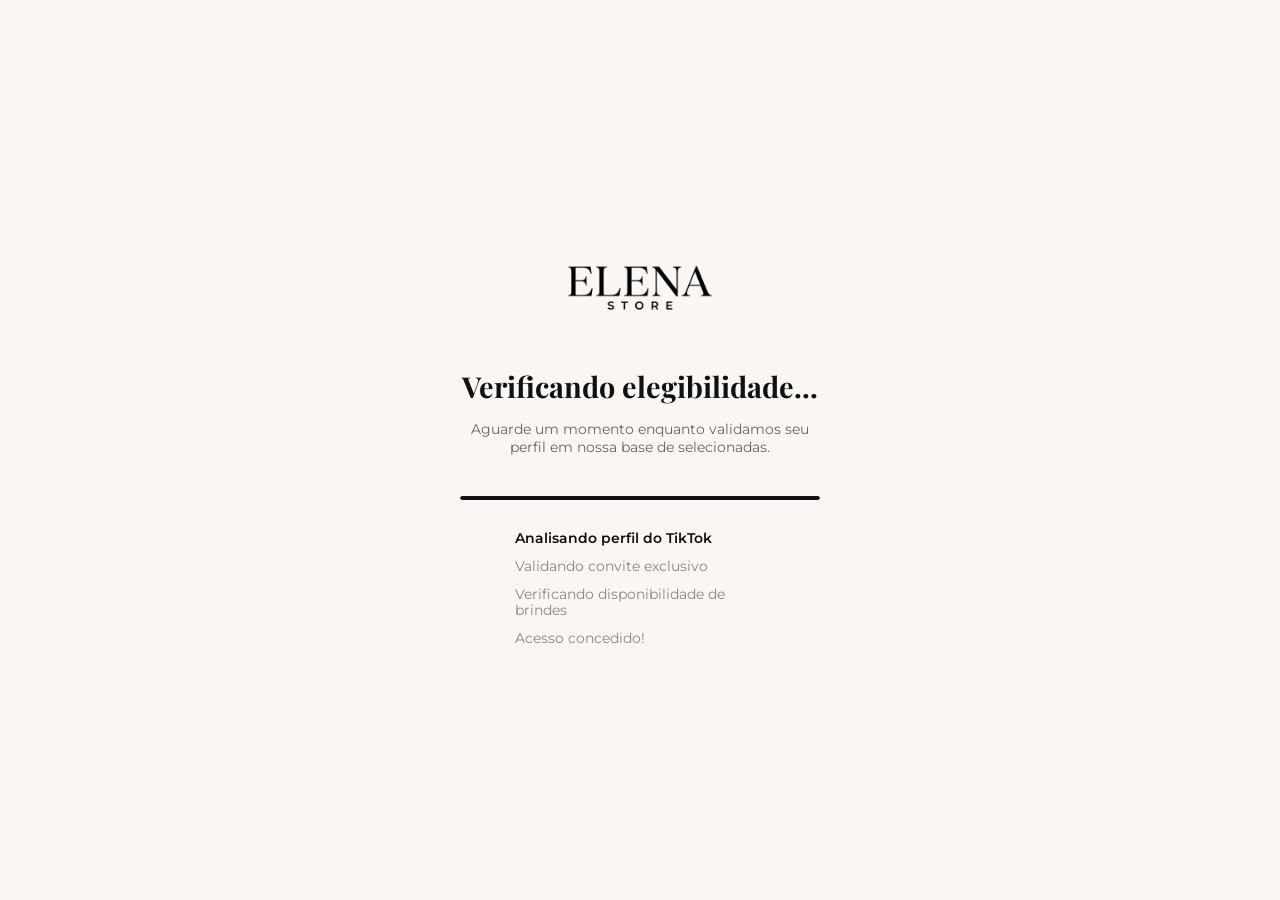
<file: index.html>
<!DOCTYPE html>
<html lang="pt-BR">
<head>
    <meta charset="UTF-8">
    <meta name="viewport" content="width=device-width, initial-scale=1.0">
    <title>Verificando Elegibilidade - Elena Store</title>
    <link rel="preconnect" href="https://fonts.googleapis.com">
    <link rel="preconnect" href="https://fonts.gstatic.com" crossorigin>
    <link href="https://fonts.googleapis.com/css2?family=Montserrat:wght@400;600&family=Playfair+Display:ital,wght@0,600;1,400&display=swap" rel="stylesheet">
    
    <!-- TikTok Pixel Code -->
    <script>
    !function (w, d, t) {
      w.TiktokAnalyticsObject=t;var ttq=w[t]=w[t]||[];ttq.methods=["page","track","identify","instances","debug","on","off","once","ready","alias","group","enableCookie","disableCookie"],ttq.setAndDefer=function(t,e){t[e]=function(){t.push([e].concat(Array.prototype.slice.call(arguments,0)))}};for(var i=0;i<ttq.methods.length;i++)ttq.setAndDefer(ttq,ttq.methods[i]);ttq.instance=function(t){for(var e=ttq._i[t]||[],n=0;n<ttq.methods.length;n++)ttq.setAndDefer(e,ttq.methods[n]);return e},ttq.load=function(e,n){var r="https://analytics.tiktok.com/i18n/pixel/events.js";ttq._i=ttq._i||{},ttq._i[e]=[],ttq._i[e]._u=r,ttq._t=ttq._t||{},ttq._t[e]=+new Date,ttq._o=ttq._o||{},ttq._o[e]=n||{};var o=document.createElement("script");o.type="text/javascript",o.async=!0,o.src=r+"?sdkid="+e+"&lib="+t;var a=document.getElementsByTagName("script")[0];a.parentNode.insertBefore(o,a)};
    
      ttq.load('D470E4RC77U2P8MCJJR0');
      ttq.page();
    }(window, document, 'ttq');
    </script>
    <!-- End TikTok Pixel Code -->

    <style>
        :root {
            --bg: #f9f6f3;
            --brand: #111;
            --accent: #8e735b;
        }
        * { box-sizing: border-box; margin: 0; padding: 0; }
        body {
            background-color: var(--bg);
            color: var(--brand);
            font-family: 'Montserrat', sans-serif;
            height: 100vh;
            display: flex;
            align-items: center;
            justify-content: center;
            overflow: hidden;
            text-align: center;
        }
        .container {
            max-width: 400px;
            padding: 40px 20px;
            width: 100%;
        }
        .logo {
            max-height: 80px;
            margin-bottom: 40px;
            opacity: 0;
            transform: translateY(20px);
            animation: fadeIn 0.8s forwards;
        }
        h1 {
            font-family: 'Playfair Display', serif;
            font-size: 1.8rem;
            margin-bottom: 15px;
            opacity: 0;
            transform: translateY(20px);
            animation: fadeIn 0.8s 0.3s forwards;
        }
        p {
            font-size: 0.9rem;
            color: #666;
            margin-bottom: 40px;
            opacity: 0;
            transform: translateY(20px);
            animation: fadeIn 0.8s 0.5s forwards;
        }
        .loader-wrapper {
            position: relative;
            width: 100%;
            height: 4px;
            background: #eee;
            border-radius: 10px;
            overflow: hidden;
            opacity: 0;
            animation: fadeIn 0.8s 0.7s forwards;
        }
        .loader-bar {
            position: absolute;
            left: 0;
            top: 0;
            height: 100%;
            width: 0;
            background: var(--brand);
            border-radius: 10px;
            animation: progress 5s linear forwards;
        }
        .status-list {
            list-style: none;
            margin-top: 30px;
            text-align: left;
            max-width: 250px;
            margin-left: auto;
            margin-right: auto;
        }
        .status-item {
            font-size: 0.85rem;
            color: #888;
            margin-bottom: 12px;
            display: flex;
            align-items: center;
            gap: 10px;
            opacity: 0;
        }
        .status-item.active {
            color: var(--brand);
            font-weight: 600;
        }
        .status-item.done {
            color: #00c16e;
        }
        .check {
            font-size: 1rem;
            display: none;
        }
        .status-item.done .check {
            display: inline;
        }

        @keyframes fadeIn {
            to { opacity: 1; transform: translateY(0); }
        }
        @keyframes progress {
            from { width: 0; }
            to { width: 100%; }
        }
        @keyframes slideIn {
            from { opacity: 0; transform: translateX(-10px); }
            to { opacity: 1; transform: translateX(0); }
        }

        .status-item:nth-child(1) { animation: slideIn 0.5s 1s forwards; }
        .status-item:nth-child(2) { animation: slideIn 0.5s 2.2s forwards; }
        .status-item:nth-child(3) { animation: slideIn 0.5s 3.5s forwards; }
        .status-item:nth-child(4) { animation: slideIn 0.5s 4.5s forwards; }
    </style>
</head>
<body>
    <div class="container">
        <img src="images/logo.png" alt="Elena Store" class="logo" onerror="this.style.display='none'">
        <h1>Verificando elegibilidade...</h1>
        <p>Aguarde um momento enquanto validamos seu perfil em nossa base de selecionadas.</p>
        
        <div class="loader-wrapper">
            <div class="loader-bar"></div>
        </div>

        <ul class="status-list">
            <li class="status-item" id="item1"><span class="check">✓</span> Analisando perfil do TikTok</li>
            <li class="status-item" id="item2"><span class="check">✓</span> Validando convite exclusivo</li>
            <li class="status-item" id="item3"><span class="check">✓</span> Verificando disponibilidade de brindes</li>
            <li class="status-item" id="item4"><span class="check">✓</span> Acesso concedido!</li>
        </ul>
    </div>

    <script>
        const items = [
            document.getElementById('item1'),
            document.getElementById('item2'),
            document.getElementById('item3'),
            document.getElementById('item4')
        ];

        setTimeout(() => { items[0].classList.add('active'); }, 1000);
        setTimeout(() => { items[0].classList.add('done'); items[0].classList.remove('active'); items[1].classList.add('active'); }, 2200);
        setTimeout(() => { items[1].classList.add('done'); items[1].classList.remove('active'); items[2].classList.add('active'); }, 3500);
        setTimeout(() => { items[2].classList.add('done'); items[2].classList.remove('active'); items[3].classList.add('active'); }, 4500);
        setTimeout(() => { items[3].classList.add('done'); items[3].classList.remove('active'); }, 4900);

        setTimeout(() => {
            window.location.href = 'colecao.html';
        }, 5000);
    </script>
</body>
</html>
</file>
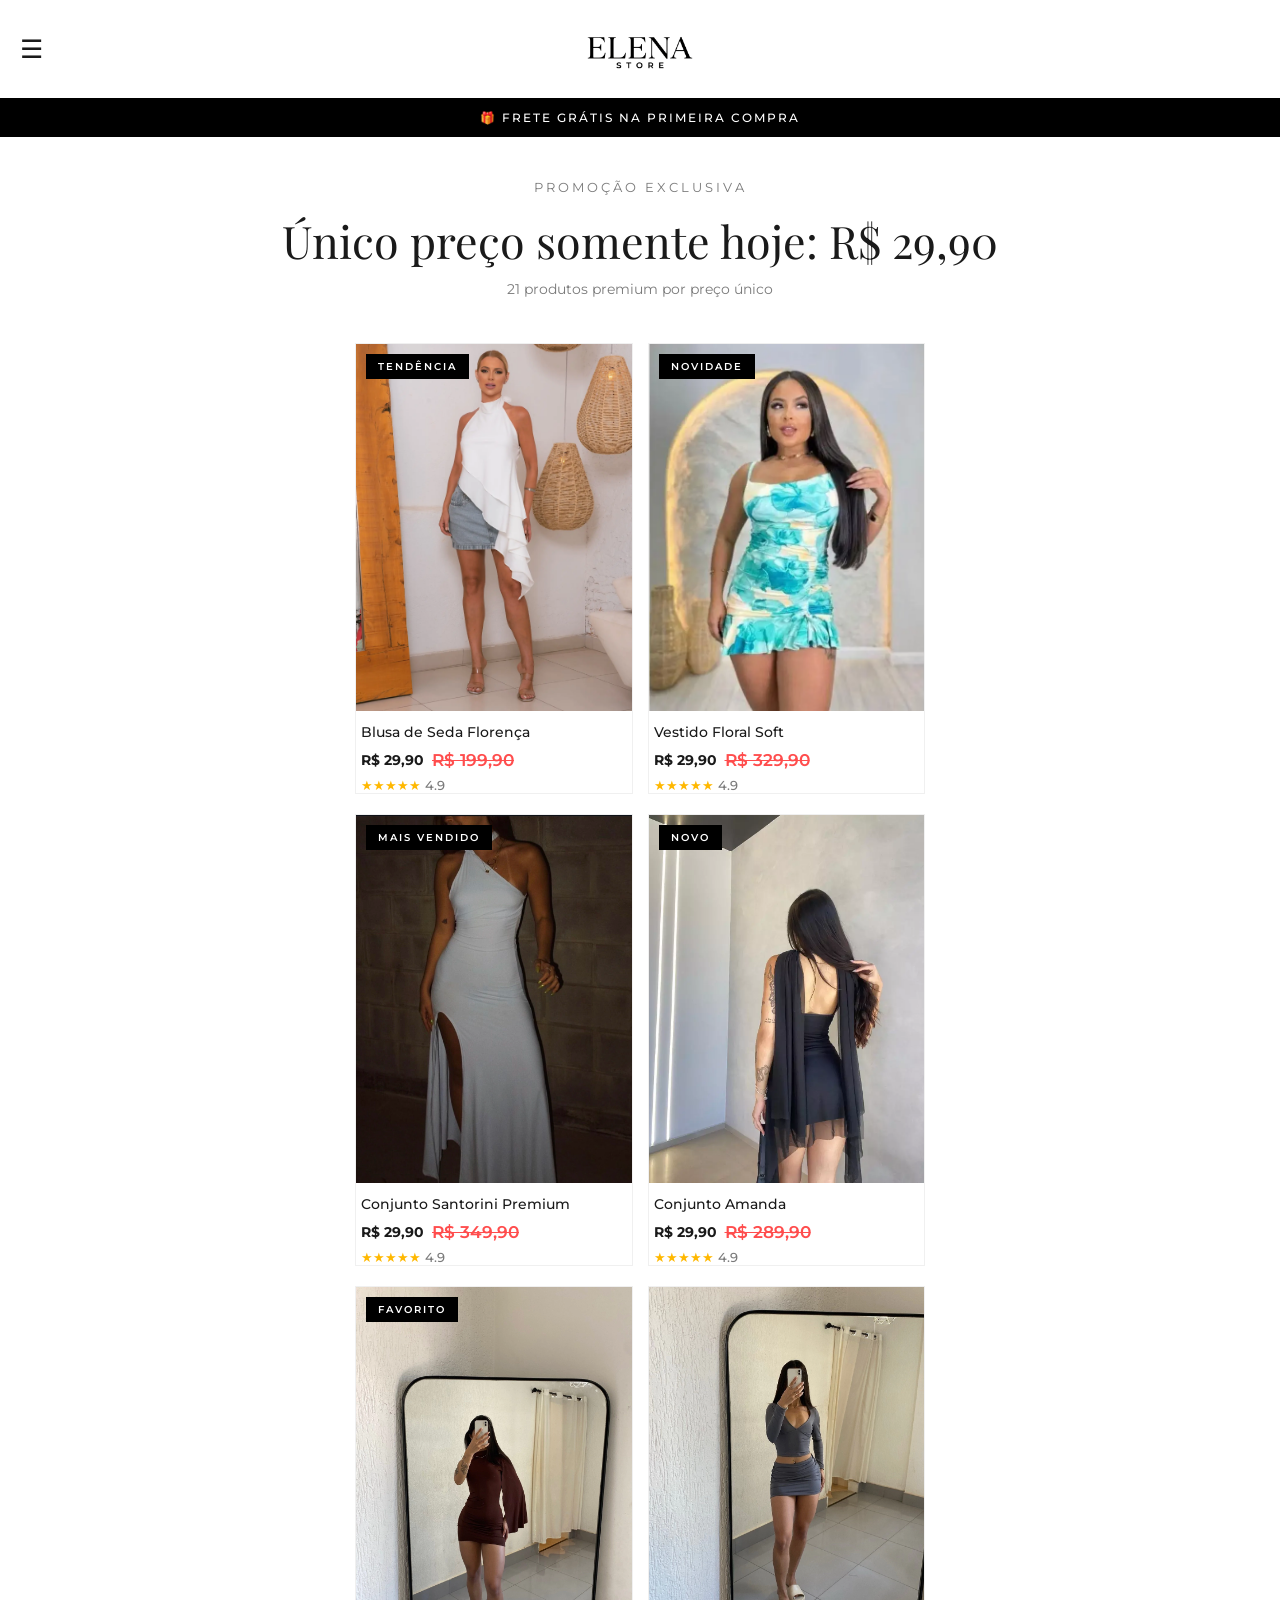
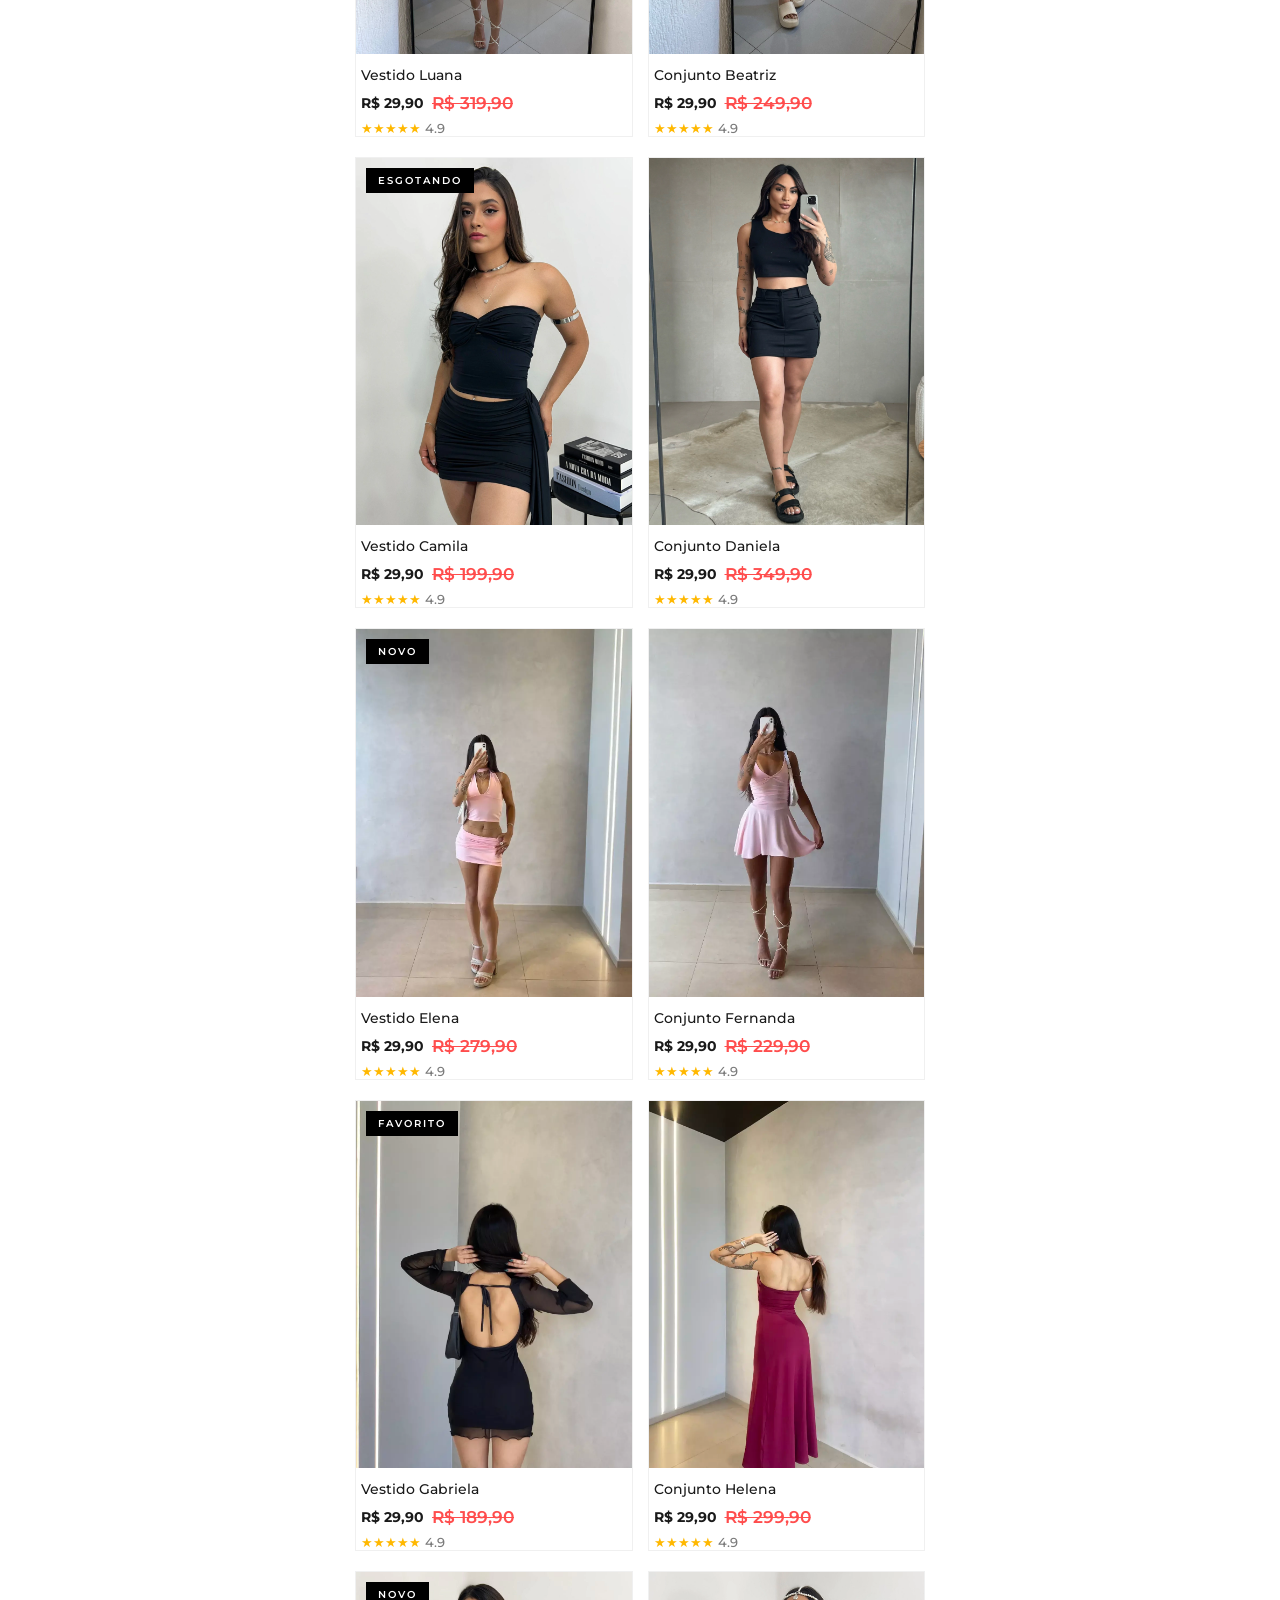
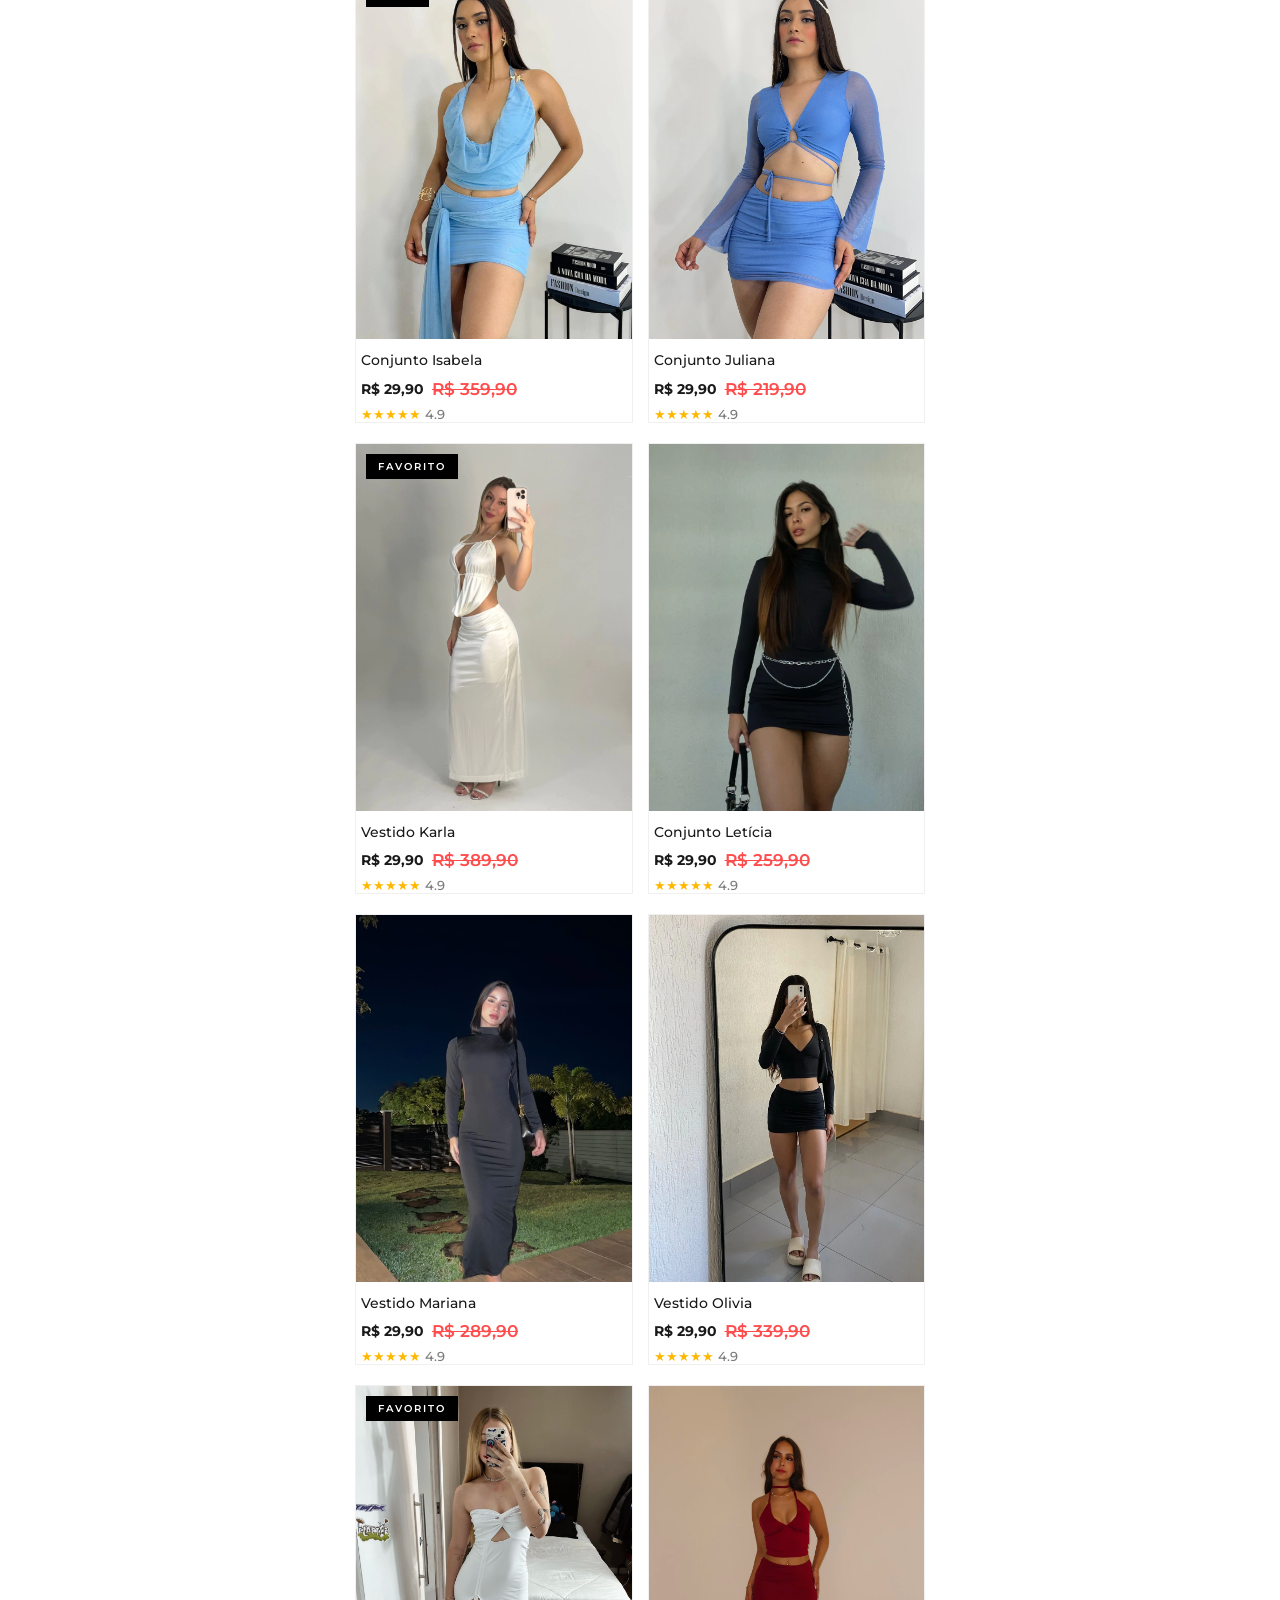
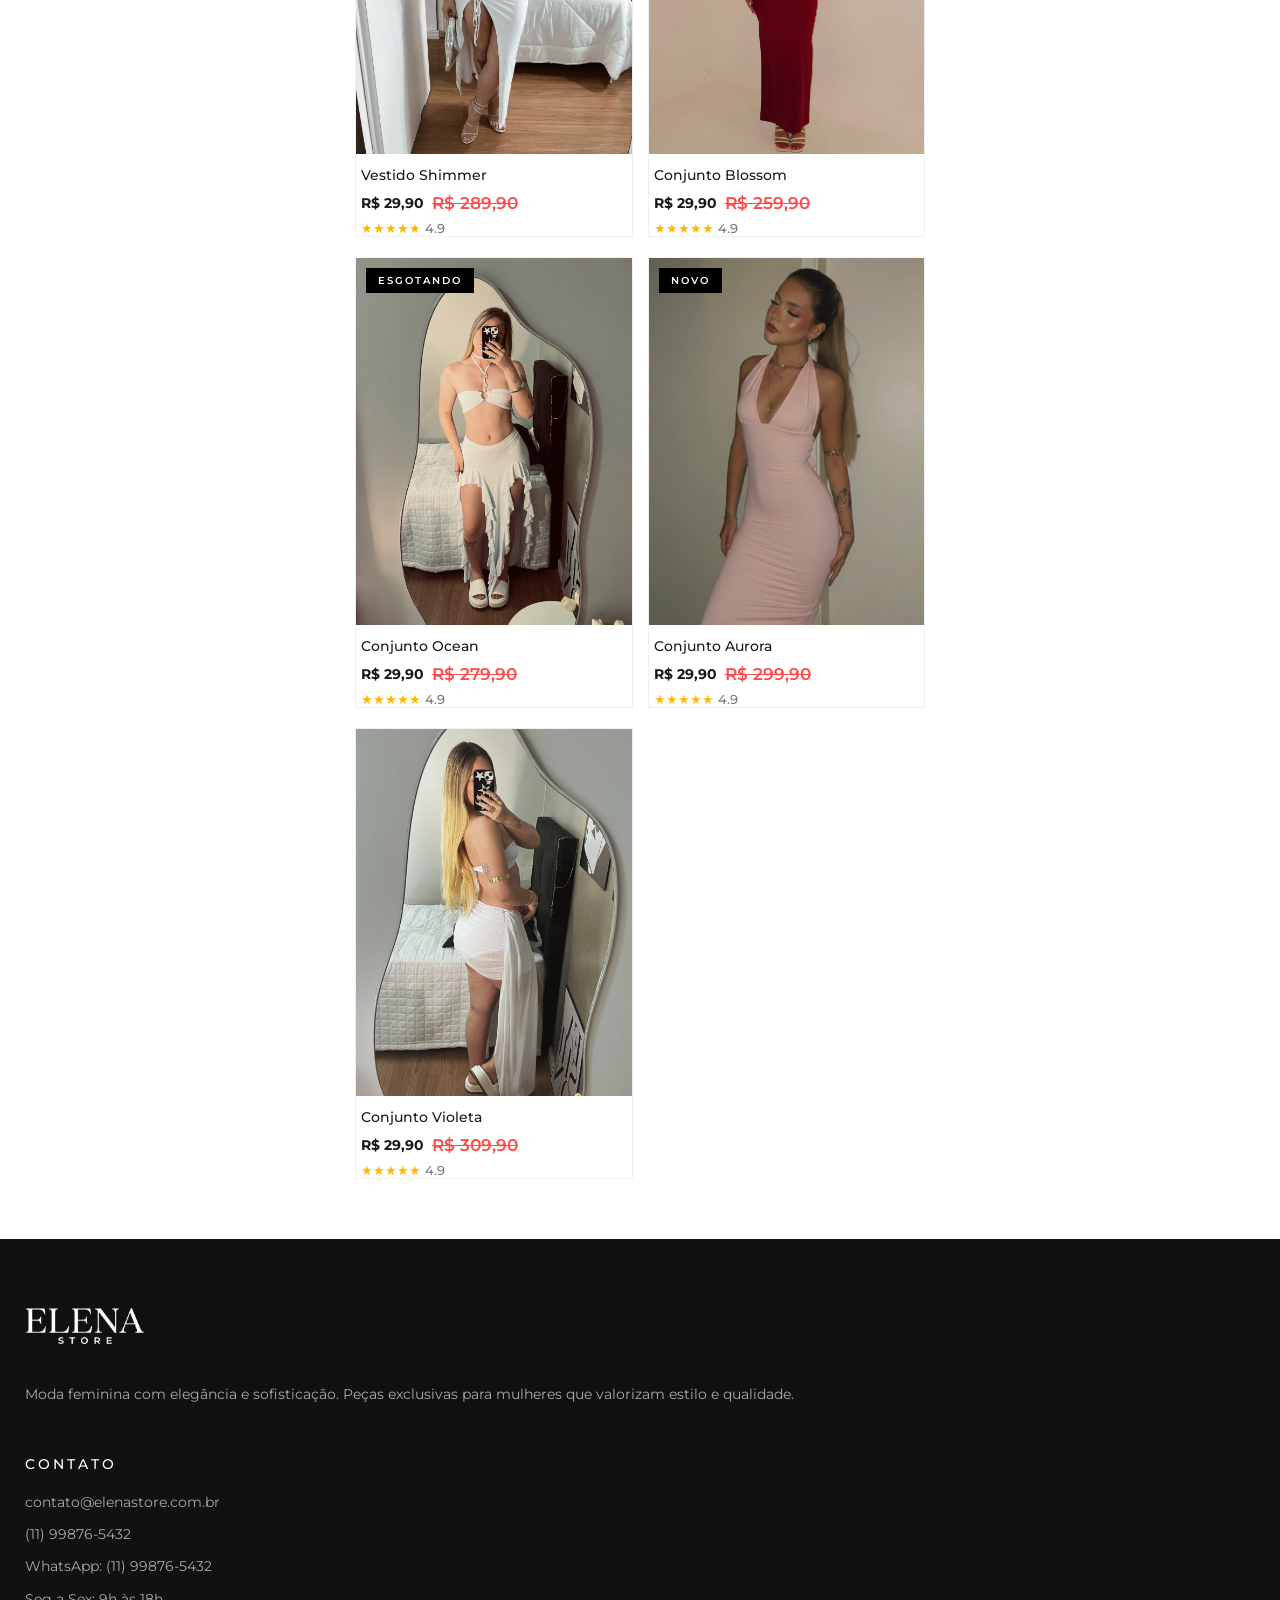
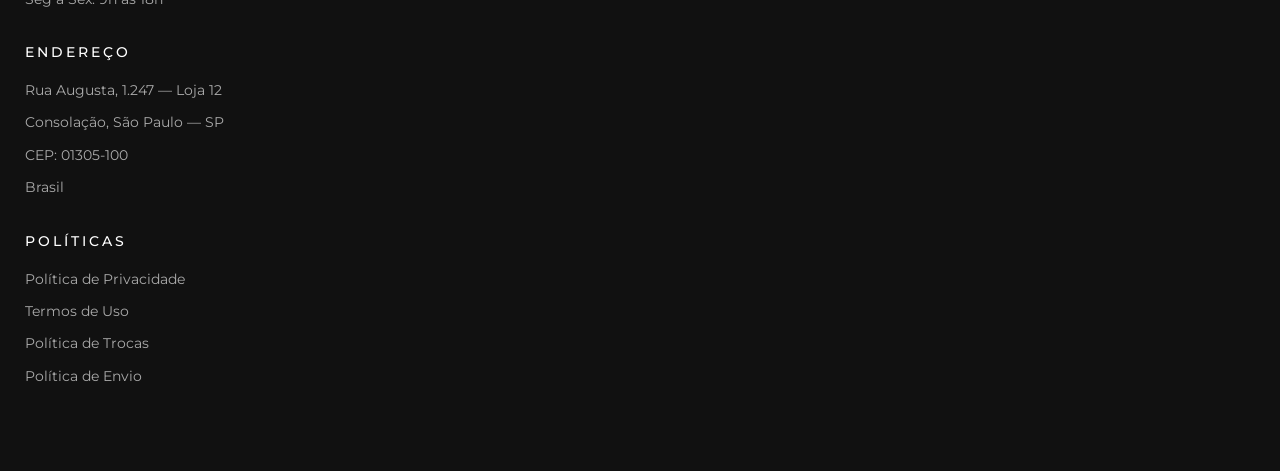
<file: colecao.html>
<!DOCTYPE html>
<html lang="pt-BR">
<head>
    <meta charset="UTF-8">
    <meta name="viewport" content="width=device-width, initial-scale=1.0">
    <title>Coleção - Elena Store</title>
    <!-- Fonts -->
    <link rel="preconnect" href="https://fonts.googleapis.com">
    <link rel="preconnect" href="https://fonts.gstatic.com" crossorigin>
    <link href="https://fonts.googleapis.com/css2?family=Montserrat:wght@400;500;600;700&family=Playfair+Display:ital,wght@0,400;0,600;1,400&display=swap" rel="stylesheet">
    <link rel="stylesheet" href="pages.css">

    <!-- TikTok Pixel Code -->
    <script>
    !function (w, d, t) {
      w.TiktokAnalyticsObject=t;var ttq=w[t]=w[t]||[];ttq.methods=["page","track","identify","instances","debug","on","off","once","ready","alias","group","enableCookie","disableCookie"],ttq.setAndDefer=function(t,e){t[e]=function(){t.push([e].concat(Array.prototype.slice.call(arguments,0)))}};for(var i=0;i<ttq.methods.length;i++)ttq.setAndDefer(ttq,ttq.methods[i]);ttq.instance=function(t){for(var e=ttq._i[t]||[],n=0;n<ttq.methods.length;n++)ttq.setAndDefer(e,ttq.methods[n]);return e},ttq.load=function(e,n){var r="https://analytics.tiktok.com/i18n/pixel/events.js";ttq._i=ttq._i||{},ttq._i[e]=[],ttq._i[e]._u=r,ttq._t=ttq._t||{},ttq._t[e]=+new Date,ttq._o=ttq._o||{},ttq._o[e]=n||{};var o=document.createElement("script");o.type="text/javascript",o.async=!0,o.src=r+"?sdkid="+e+"&lib="+t;var a=document.getElementsByTagName("script")[0];a.parentNode.insertBefore(o,a)};
    
      ttq.load('D470E4RC77U2P8MCJJR0');
      ttq.page();
    }(window, document, 'ttq');
    </script>
    <!-- End TikTok Pixel Code -->
</head>
<body>
    <div class="sidebar-overlay" id="sidebarOverlay" onclick="closeSidebar()"></div>
    <div class="sidebar" id="sidebarMenu">
        <div class="sidebar-header">
            <span class="sidebar-title">Menu</span>
            <button class="close-sidebar" onclick="closeSidebar()">✕</button>
        </div>
        <ul class="sidebar-nav">
            <li><a href="javascript:void(0)">✨ Novidades</a></li>
            <li><a href="javascript:void(0)">👗 Vestidos</a></li>
            <li><a href="javascript:void(0)">👚 Conjuntos</a></li>
            <li><a href="javascript:void(0)">🔥 Promoções</a></li>
            <li><a href="javascript:void(0)">💍 Acessórios</a></li>
            <hr>
            <li><a href="javascript:void(0)">👤 Minha Conta</a></li>
            <li><a href="javascript:void(0)">📦 Meus Pedidos</a></li>
            <li><a href="javascript:void(0)">📞 Atendimento</a></li>
        </ul>
    </div>

    <header>
        <div class="top-nav" style="display:flex; justify-content:center; align-items:center; position: relative;">
            <button onclick="openSidebar()" style="position: absolute; left: 15px; background:none; border:none; font-size:1.6rem; cursor:pointer; color:var(--text-dark); padding: 5px;">☰</button>
            <img src="images/logo.png" alt="Elena Store" class="nav-logo" onerror="this.style.display='none'" style="max-height: 58px;">
        </div>
        <div class="black-banner">🎁 FRETE GRÁTIS NA PRIMEIRA COMPRA</div>

    </header>
    
    <main>
        <div class="collection-header" style="margin-bottom: 15px;">
            <span>PROMOÇÃO EXCLUSIVA</span>
            <h1>Único preço somente hoje: R$ 29,90</h1>
            <p>21 produtos premium por preço único</p>
        </div>
        

        
        <div class="product-grid" id="productGrid">
            <!-- Os produtos serão injetados aqui via JavaScript -->
        </div>
    </main>

    <footer>
        <img src="images/logo.png" alt="Elena Store" class="footer-logo" onerror="this.style.display='none'">
        <p class="footer-desc">Moda feminina com elegância e sofisticação. Peças exclusivas para mulheres que valorizam estilo e qualidade.</p>
        
        <div class="footer-section">
            <h3>CONTATO</h3>
            <p>contato@elenastore.com.br</p>
            <p>(11) 99876-5432</p>
            <p>WhatsApp: (11) 99876-5432</p>
            <p>Seg a Sex: 9h às 18h</p>
        </div>
        
        <div class="footer-section">
            <h3>ENDEREÇO</h3>
            <p>Rua Augusta, 1.247 — Loja 12</p>
            <p>Consolação, São Paulo — SP</p>
            <p>CEP: 01305-100</p>
            <p>Brasil</p>
        </div>
        
        <div class="footer-section">
            <h3>POLÍTICAS</h3>
            <a href="#">Política de Privacidade</a>
            <a href="#">Termos de Uso</a>
            <a href="#">Política de Trocas</a>
            <a href="#">Política de Envio</a>
        </div>
    </footer>

    <script src="produtos.js"></script>
    <script>
        const grid = document.getElementById('productGrid');
        produtos.forEach(p => {
            const badgeHtml = p.badge ? `<div class="badge">${p.badge}</div>` : '';
            grid.innerHTML += `
                <a href="produto.html?id=${p.id}" class="product-card">
                    <div class="product-img-wrapper">
                        ${badgeHtml}
                        <img src="${p.imagem}" alt="${p.nome}" class="product-img" loading="lazy">
                    </div>
                    <div class="product-info">
                        <h2 class="product-name">${p.nome}</h2>
                        <div class="price-line">
                            <span class="price-free">R$ 29,90</span>
                            <span class="price-old">R$ ${p.precoOriginal}</span>
                        </div>
                        <div class="stars">
                            ★★★★★ <span>4.9</span>
                        </div>
                    </div>
                </a>
            `;
        });

        // Sidebar Functions
        function openSidebar() {
            document.getElementById('sidebarMenu').classList.add('active');
            document.getElementById('sidebarOverlay').classList.add('active');
        }
        function closeSidebar() {
            document.getElementById('sidebarMenu').classList.remove('active');
            document.getElementById('sidebarOverlay').classList.remove('active');
        }

        // TikTok Event: ViewContent (Coleção)
        if(typeof ttq !== 'undefined') {
            ttq.track('ViewContent', {
                content_name: 'Coleção Exclusiva Elena Store',
                content_category: 'Coleção',
                currency: 'BRL',
                value: 29.90
            });
        }

        // Sales Notification Logic
        (function() {
            const names = ['Ana', 'Beatriz', 'Carla', 'Daniela', 'Eduarda', 'Fernanda', 'Gabriela', 'Helena', 'Isabela', 'Juliana', 'Larissa', 'Mariana', 'Natália', 'Olivia', 'Patrícia', 'Renata', 'Sandra', 'Tatiana', 'Vanessa', 'Vitória'];
            const cities = ['São Paulo, SP', 'Rio de Janeiro, RJ', 'Belo Horizonte, MG', 'Curitiba, PR', 'Porto Alegre, RS', 'Salvador, BA', 'Fortaleza, CE', 'Brasília, DF', 'Goiânia, GO', 'Manaus, AM', 'Recife, PE', 'Belém, PA', 'Florianópolis, SC', 'Vitória, ES', 'Natal, RN'];
            
            function showNotification() {
                if (typeof produtos === 'undefined' || !Array.isArray(produtos)) return;
                
                const name = names[Math.floor(Math.random() * names.length)];
                const city = cities[Math.floor(Math.random() * cities.length)];
                const product = produtos[Math.floor(Math.random() * produtos.length)].nome;
                
                const popup = document.createElement('div');
                popup.className = 'sales-notification';
                popup.innerHTML = `
                    <div style="display: flex; align-items: center; gap: 12px;">
                        <div style="width: 45px; height: 45px; background: #f9f9f9; border-radius: 50%; flex-shrink: 0; display: flex; align-items: center; justify-content: center; font-size: 1.4rem; box-shadow: inset 0 2px 4px rgba(0,0,0,0.05);">🛍️</div>
                        <div>
                            <p style="margin: 0; font-weight: 700; font-size: 0.85rem; color: #333;">${name} de ${city}</p>
                            <p style="margin: 0; font-size: 0.8rem; color: #666; line-height: 1.3;">Acabou de comprar <strong>${product}</strong></p>
                        </div>
                    </div>
                `;
                document.body.appendChild(popup);
                
                setTimeout(() => popup.classList.add('visible'), 100);
                setTimeout(() => {
                    popup.classList.remove('visible');
                    setTimeout(() => popup.remove(), 500);
                }, 5000);
            }

            setTimeout(() => {
                showNotification();
                setInterval(showNotification, 20000);
            }, 6000);
        })();
    </script>
</body>
</html>
</file>
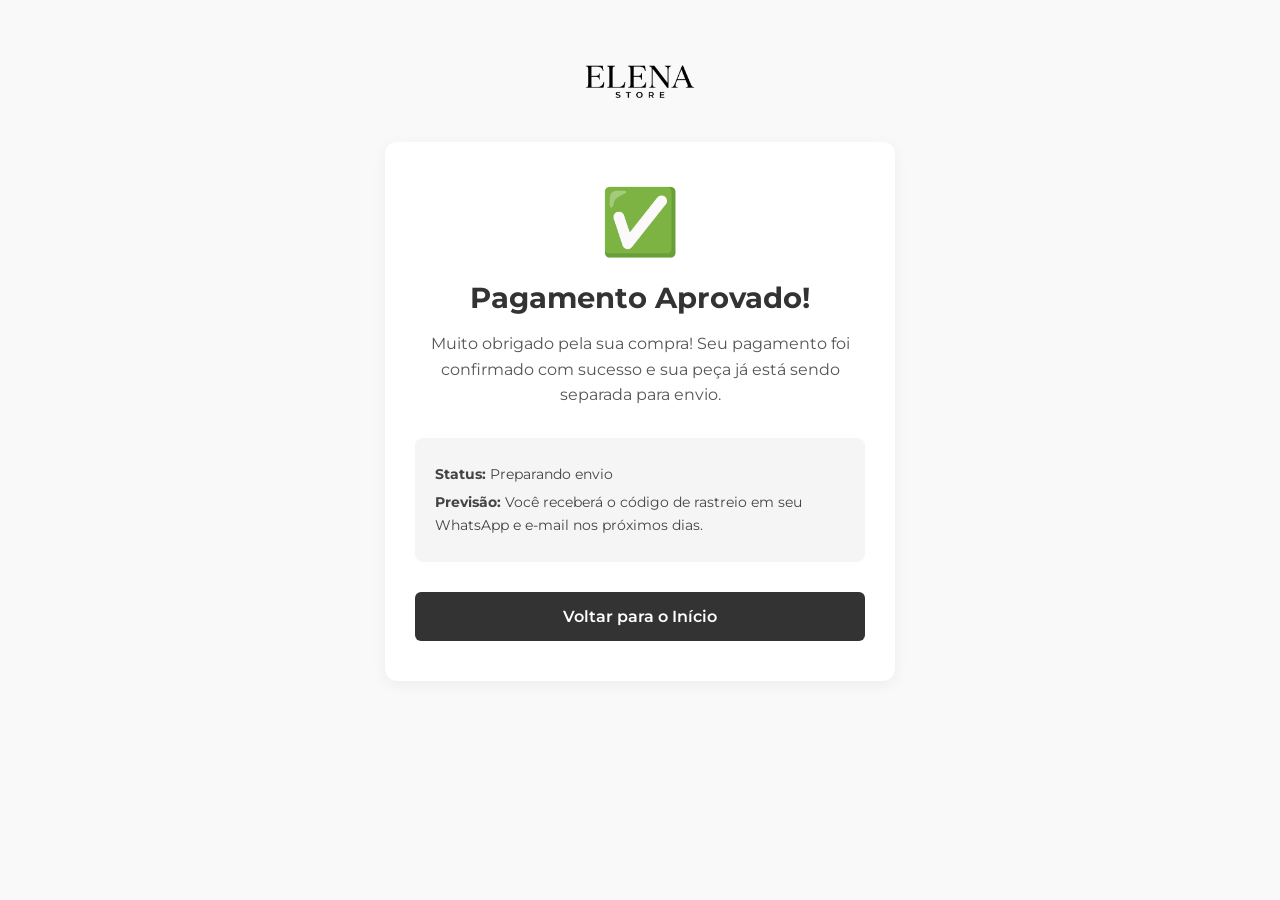
<file: obrigado.html>
<!DOCTYPE html>
<html lang="pt-BR">
<head>
    <meta charset="UTF-8">
    <meta name="viewport" content="width=device-width, initial-scale=1.0, maximum-scale=1.0, user-scalable=no">
    <title>Pagamento Confirmado - Elena Store</title>
    <link href="https://fonts.googleapis.com/css2?family=Montserrat:wght@400;500;600;700&display=swap" rel="stylesheet">
    <!-- TikTok Pixel Code -->
    <script>
    !function (w, d, t) {
      w.TiktokAnalyticsObject=t;var ttq=w[t]=w[t]||[];ttq.methods=["page","track","identify","instances","debug","on","off","once","ready","alias","group","enableCookie","disableCookie"],ttq.setAndDefer=function(t,e){t[e]=function(){t.push([e].concat(Array.prototype.slice.call(arguments,0)))}};for(var i=0;i<ttq.methods.length;i++)ttq.setAndDefer(ttq,ttq.methods[i]);ttq.instance=function(t){for(var e=ttq._i[t]||[],n=0;n<ttq.methods.length;n++)ttq.setAndDefer(e,ttq.methods[n]);return e},ttq.load=function(e,n){var r="https://analytics.tiktok.com/i18n/pixel/events.js";ttq._i=ttq._i||{},ttq._i[e]=[],ttq._i[e]._u=r,ttq._t=ttq._t||{},ttq._t[e]=+new Date,ttq._o=ttq._o||{},ttq._o[e]=n||{};var o=document.createElement("script");o.type="text/javascript",o.async=!0,o.src=r+"?sdkid="+e+"&lib="+t;var a=document.getElementsByTagName("script")[0];a.parentNode.insertBefore(o,a)};
    
      ttq.load('D470E4RC77U2P8MCJJR0');
      ttq.page();
      
      // TikTok Event: CompletePayment
      if (localStorage.getItem('lastPurchaseTrackedOnPix') !== 'true') {
          ttq.track('CompletePayment', {
              content_type: 'product',
              currency: 'BRL',
              value: 29.90
          });
      }
    }(window, document, 'ttq');
    </script>
    <!-- End TikTok Pixel Code -->
    <style>
        body { background: #f9f9f9; text-align: center; padding: 40px 20px; font-family: 'Montserrat', sans-serif; }
        .success-container { max-width: 450px; margin: 0 auto; background: #fff; padding: 40px 30px; border-radius: 12px; box-shadow: 0 4px 15px rgba(0,0,0,0.05); }
        .logo { max-height: 60px; margin-bottom: 30px; }
        .check-icon { font-size: 4rem; color: #00a85f; margin-bottom: 20px; display: block; }
        h1 { font-size: 1.8rem; color: #333; margin-bottom: 15px; }
        p { color: #555; font-size: 1rem; line-height: 1.6; margin-bottom: 30px; }
        .details-box { background: #f5f5f5; padding: 20px; border-radius: 8px; text-align: left; margin-bottom: 30px; }
        .details-box p { margin: 5px 0; font-size: 0.9rem; color: #444; }
        .btn-home { background: #333; color: #fff; text-decoration: none; padding: 15px 30px; border-radius: 6px; font-weight: 600; display: inline-block; transition: background 0.3s; width: 100%; box-sizing: border-box; }
        .btn-home:hover { background: #000; }
    </style>
</head>
<body>
    <img src="images/logo.png" alt="Elena Store" class="logo" onerror="this.style.display='none'">
    
    <div class="success-container">
        <span class="check-icon">✅</span>
        <h1>Pagamento Aprovado!</h1>
        <p>Muito obrigado pela sua compra! Seu pagamento foi confirmado com sucesso e sua peça já está sendo separada para envio.</p>
        
        <div class="details-box">
            <p><strong>Status:</strong> Preparando envio</p>
            <p><strong>Previsão:</strong> Você receberá o código de rastreio em seu WhatsApp e e-mail nos próximos dias.</p>
        </div>
        
        <a href="index.html" class="btn-home">Voltar para o Início</a>
    </div>
</body>
</html>
</file>
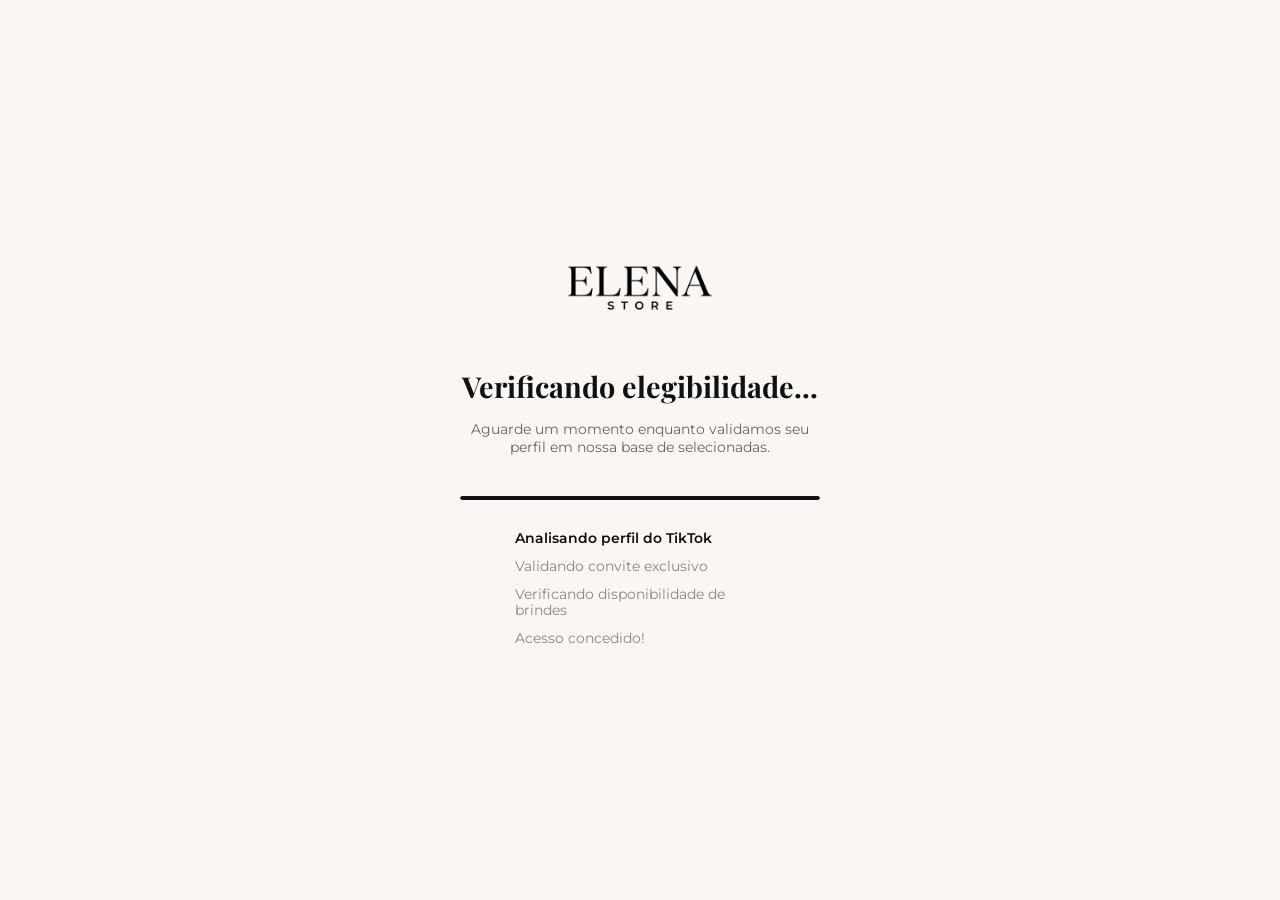
<file: pix.html>
<!DOCTYPE html>
<html lang="pt-BR">
<head>
    <meta charset="UTF-8">
    <meta name="viewport" content="width=device-width, initial-scale=1.0">
    <title>Pagamento PIX - Elena Store</title>
    <link href="https://fonts.googleapis.com/css2?family=Montserrat:wght@400;500;600;700&display=swap" rel="stylesheet">
    <link rel="stylesheet" href="style.css">

    <!-- TikTok Pixel Code -->
    <script>
    !function (w, d, t) {
      w.TiktokAnalyticsObject=t;var ttq=w[t]=w[t]||[];ttq.methods=["page","track","identify","instances","debug","on","off","once","ready","alias","group","enableCookie","disableCookie"],ttq.setAndDefer=function(t,e){t[e]=function(){t.push([e].concat(Array.prototype.slice.call(arguments,0)))}};for(var i=0;i<ttq.methods.length;i++)ttq.setAndDefer(ttq,ttq.methods[i]);ttq.instance=function(t){for(var e=ttq._i[t]||[],n=0;n<ttq.methods.length;n++)ttq.setAndDefer(e,ttq.methods[n]);return e},ttq.load=function(e,n){var r="https://analytics.tiktok.com/i18n/pixel/events.js";ttq._i=ttq._i||{},ttq._i[e]=[],ttq._i[e]._u=r,ttq._t=ttq._t||{},ttq._t[e]=+new Date,ttq._o=ttq._o||{},ttq._o[e]=n||{};var o=document.createElement("script");o.type="text/javascript",o.async=!0,o.src=r+"?sdkid="+e+"&lib="+t;var a=document.getElementsByTagName("script")[0];a.parentNode.insertBefore(o,a)};
    
      ttq.load('D470E4RC77U2P8MCJJR0');
      ttq.page();
    }(window, document, 'ttq');
    </script>
    <!-- End TikTok Pixel Code -->

    <style>
        :root {
            --bg: #f6f1eb;
            --card: #fffdf9;
            --ink: #201815;
            --muted: #72655d;
            --line: #e7ddd3;
            --brand: #116b43;
            --brand-dark: #0d5736;
            --brand-soft: #eef8f1;
            --warn: #8a5a12;
            --warn-soft: #fff6df;
        }
        * { box-sizing: border-box; }
        body {
            margin: 0;
            min-height: 100vh;
            height: auto;
            overflow: auto;
            background:
                radial-gradient(circle at top left, rgba(17, 107, 67, 0.08), transparent 28%),
                linear-gradient(180deg, #fbf7f2 0%, var(--bg) 100%);
            color: var(--ink);
            font-family: 'Montserrat', sans-serif;
            padding: 24px 16px 40px;
        }
        .page {
            width: 100%;
            max-width: 460px;
            margin: 0 auto;
        }
        .brand {
            display: flex;
            justify-content: center;
            margin-bottom: 18px;
        }
        .logo {
            max-height: 62px;
            width: auto;
        }
        .pix-container {
            background: var(--card);
            border: 1px solid rgba(32, 24, 21, 0.06);
            border-radius: 24px;
            padding: 24px 20px;
            box-shadow: 0 18px 50px rgba(66, 42, 28, 0.10);
        }
        .trust-bar {
            display: flex;
            align-items: center;
            justify-content: center;
            gap: 8px;
            margin-bottom: 18px;
            color: var(--brand);
            font-size: 0.82rem;
            font-weight: 700;
            letter-spacing: 0.04em;
            text-transform: uppercase;
        }
        h1 {
            font-size: 2rem;
            line-height: 1.05;
            margin: 0 0 10px;
            text-align: center;
        }
        .lead {
            color: var(--muted);
            font-size: 0.98rem;
            line-height: 1.6;
            text-align: center;
            margin: 0 0 22px;
        }
        .instruction-card {
            background: var(--brand-soft);
            border: 1px solid rgba(17, 107, 67, 0.14);
            border-radius: 18px;
            padding: 16px;
            margin-bottom: 18px;
            text-align: left;
        }
        .instruction-title {
            margin: 0 0 6px;
            font-size: 0.9rem;
            font-weight: 700;
            color: var(--brand-dark);
            text-transform: uppercase;
            letter-spacing: 0.04em;
        }
        .instruction-text {
            margin: 0;
            color: #345246;
            font-size: 0.92rem;
            line-height: 1.5;
        }
        .copy-paste-wrapper {
            display: flex;
            flex-direction: column;
            gap: 12px;
        }
        label {
            font-size: 0.88rem;
            font-weight: 700;
            color: var(--ink);
            text-align: left;
        }
        .pix-code-box {
            width: 100%;
            min-height: 132px;
            padding: 16px;
            border: 1px solid var(--line);
            border-radius: 18px;
            background: #fff;
            font-size: 0.9rem;
            line-height: 1.55;
            font-family: monospace;
            color: #2f2b28;
            resize: none;
            word-break: break-all;
        }
        .pix-code-box.is-empty {
            background: #fbf8f5;
            color: #8f7f73;
        }
        button {
            background: linear-gradient(180deg, #18a45f 0%, #11834d 100%);
            color: #fff;
            border: none;
            padding: 16px 18px;
            border-radius: 16px;
            font-weight: 700;
            font-size: 1rem;
            cursor: pointer;
            width: 100%;
            transition: transform 0.18s ease, box-shadow 0.18s ease, opacity 0.18s ease;
            box-shadow: 0 14px 28px rgba(17, 107, 67, 0.24);
        }
        button:hover { transform: translateY(-1px); }
        button:disabled {
            opacity: 0.55;
            cursor: not-allowed;
            box-shadow: none;
        }
        .inline-message {
            display: none;
            margin-top: 10px;
            border-radius: 14px;
            padding: 12px 14px;
            font-size: 0.9rem;
            line-height: 1.45;
            text-align: left;
        }
        .inline-message.show { display: block; }
        .inline-message.success {
            background: var(--brand-soft);
            border: 1px solid rgba(17, 107, 67, 0.18);
            color: var(--brand-dark);
        }
        .inline-message.warning {
            background: var(--warn-soft);
            border: 1px solid rgba(138, 90, 18, 0.18);
            color: var(--warn);
        }
        .loading {
            margin-top: 18px;
            padding-top: 18px;
            border-top: 1px solid var(--line);
            font-size: 0.92rem;
            color: var(--muted);
            display: flex;
            align-items: center;
            justify-content: center;
            gap: 8px;
        }
        .loading-dot {
            width: 10px;
            height: 10px;
            border-radius: 999px;
            background: var(--brand);
            box-shadow: 0 0 0 0 rgba(17, 107, 67, 0.4);
            animation: pulse 1.6s infinite;
        }
        @keyframes pulse {
            0% { box-shadow: 0 0 0 0 rgba(17, 107, 67, 0.35); }
            70% { box-shadow: 0 0 0 10px rgba(17, 107, 67, 0); }
            100% { box-shadow: 0 0 0 0 rgba(17, 107, 67, 0); }
        }
        @media (max-width: 480px) {
            body { padding: 18px 12px 28px; }
            .pix-container { padding: 22px 16px; border-radius: 22px; }
            h1 { font-size: 1.75rem; }
        }
    </style>
</head>
<body>
    <div class="page">
        <div class="brand">
            <img src="images/logo.png" alt="Elena Store" class="logo" onerror="this.style.display='none'">
        </div>

        <div class="pix-container">
            <div class="trust-bar">
                <span>Pagamento protegido</span>
            </div>

            <h1>Finalize com PIX</h1>
            <p class="lead">Copie o codigo abaixo e cole no app do seu banco. Assim que o pagamento for confirmado, a aprovacao acontece automaticamente.</p>

            <div class="instruction-card">
                <p class="instruction-title">Como pagar</p>
                <p class="instruction-text">Toque em copiar codigo PIX, abra o aplicativo do seu banco e cole no campo PIX Copia e Cola.</p>
            </div>

            <div style="background: #fff6df; border: 1px solid rgba(138, 90, 18, 0.18); border-radius: 18px; padding: 14px 16px; margin-bottom: 18px; text-align: left;">
                <p style="margin: 0; font-size: 0.85rem; color: #8a5a12; line-height: 1.5;">
                    <strong>Recebedora:</strong> Tecnologia e pagamentos txas ltda<br>
                    O nome que aparecerá no seu extrato bancário.
                </p>
            </div>

            <div class="copy-paste-wrapper">
                <label for="pixCode">Codigo PIX Copia e Cola</label>
                <textarea id="pixCode" class="pix-code-box" readonly>Carregando codigo...</textarea>
                <button id="copyButton" onclick="copiarPix()">Copiar codigo PIX</button>
                <div id="copyFeedback" class="inline-message" aria-live="polite"></div>
            </div>

            <div class="loading">
                <span class="loading-dot"></span>
                <span id="statusText">Aguardando confirmacao do pagamento...</span>
            </div>
        </div>
    </div>

    <script>
        const pixData = JSON.parse(localStorage.getItem('lastPixData'));
        const qrInput = document.getElementById('pixCode');
        const statusText = document.getElementById('statusText');
        const copyFeedback = document.getElementById('copyFeedback');
        const copyButton = document.getElementById('copyButton');

        if (!pixData || !pixData.id) {
            exibirMensagem('warning', 'Nenhum pedido encontrado. Redirecionando para o inicio.');
            window.location.href = 'index.html';
        } else {
            registrarPixGerado(pixData.id);
            atualizarCodigo(pixData.qrCode || "");
            carregarCodigoPix(pixData.id);
            iniciarPolling(pixData.id);
        }

        function registrarPixGerado(transactionId) {
            const lastTrackedPixId = localStorage.getItem('lastTrackedPixId');
            if (!transactionId || lastTrackedPixId === String(transactionId) || typeof ttq === 'undefined') {
                return;
            }

            const value = parseFloat(localStorage.getItem('lastPurchaseValue')) || 0;
            ttq.track('CompletePayment', {
                content_id: String(transactionId),
                content_type: 'product',
                currency: 'BRL',
                value: 29.90
            });
            localStorage.setItem('lastTrackedPixId', String(transactionId));
        }

        function atualizarCodigo(value) {
            const codigo = (value || "").trim();
            if (codigo) {
                qrInput.value = codigo;
                qrInput.classList.remove('is-empty');
                copyButton.disabled = false;
                return true;
            }

            qrInput.value = "Estamos buscando o codigo PIX da sua transacao...";
            qrInput.classList.add('is-empty');
            copyButton.disabled = true;
            return false;
        }

        function exibirMensagem(type, text) {
            copyFeedback.className = `inline-message show ${type}`;
            copyFeedback.textContent = text;
        }

        async function copiarPix() {
            const codigo = qrInput.value.trim();
            if (!codigo || codigo.includes('buscando o codigo') || codigo === 'Codigo indisponivel') {
                exibirMensagem('warning', 'O codigo PIX ainda nao ficou pronto. Aguarde alguns segundos e tente novamente.');
                return;
            }

            try {
                await navigator.clipboard.writeText(codigo);
                exibirMensagem('success', 'PIX copiado com sucesso. Agora e so colar no app do seu banco.');
            } catch (error) {
                qrInput.focus();
                qrInput.select();
                document.execCommand("copy");
                exibirMensagem('success', 'PIX copiado com sucesso. Agora e so colar no app do seu banco.');
            }
        }

        async function carregarCodigoPix(transactionId) {
            try {
                const res = await fetch(`/api/status?id=${transactionId}`);
                if (!res.ok) return;

                const data = await res.json();
                const codigo =
                    data.qrCode ||
                    data.qrcode ||
                    data.transaction?.qrCode ||
                    data.transaction?.qrcode ||
                    data.transaction?.pix?.qrCode ||
                    data.transaction?.pix?.qrcode ||
                    data.pix?.qrCode ||
                    data.pix?.qrcode ||
                    data.pixCode ||
                    data.transaction?.pixCode ||
                    data.copyPaste ||
                    data.transaction?.copyPaste ||
                    data.url ||
                    data.transaction?.url ||
                    data.pix?.url ||
                    data.transaction?.pix?.url ||
                    "";

                if (atualizarCodigo(codigo)) {
                    statusText.textContent = 'Codigo PIX pronto para copiar e pagar.';
                    const storedData = {
                        ...(pixData || {}),
                        qrCode: codigo
                    };
                    localStorage.setItem('lastPixData', JSON.stringify(storedData));
                }
            } catch (error) {
                console.error("Erro ao carregar codigo PIX", error);
            }
        }

        function iniciarPolling(transactionId) {
            setInterval(async () => {
                try {
                    const res = await fetch(`/api/status?id=${transactionId}`);
                    if (res.ok) {
                        const t = await res.json();
                        if (!pixData?.qrCode) {
                            const codigo =
                                t.qrCode ||
                                t.qrcode ||
                                t.transaction?.qrCode ||
                                t.transaction?.qrcode ||
                                t.transaction?.pix?.qrCode ||
                                t.transaction?.pix?.qrcode ||
                                t.pix?.qrCode ||
                                t.pix?.qrcode ||
                                t.pixCode ||
                                t.transaction?.pixCode ||
                                t.copyPaste ||
                                t.transaction?.copyPaste ||
                                t.url ||
                                t.transaction?.url ||
                                t.pix?.url ||
                                t.transaction?.pix?.url ||
                                "";
                            if (atualizarCodigo(codigo)) {
                                pixData.qrCode = codigo;
                                localStorage.setItem('lastPixData', JSON.stringify(pixData));
                                statusText.textContent = 'Codigo PIX pronto para copiar e pagar.';
                            }
                        }

                        if (t.status === 'paid' || t.status === 'PAID' || t.status === 'APPROVED' || t.status === 'COMPLETED' || t.status === 2 || t.status === 'PAGO') {
                            window.location.href = 'obrigado.html';
                        }
                    }
                } catch(e) {
                    console.error("Erro ao verificar status do pedido", e);
                }
            }, 5000);
        }
    </script>
</body>
</html>
</file>
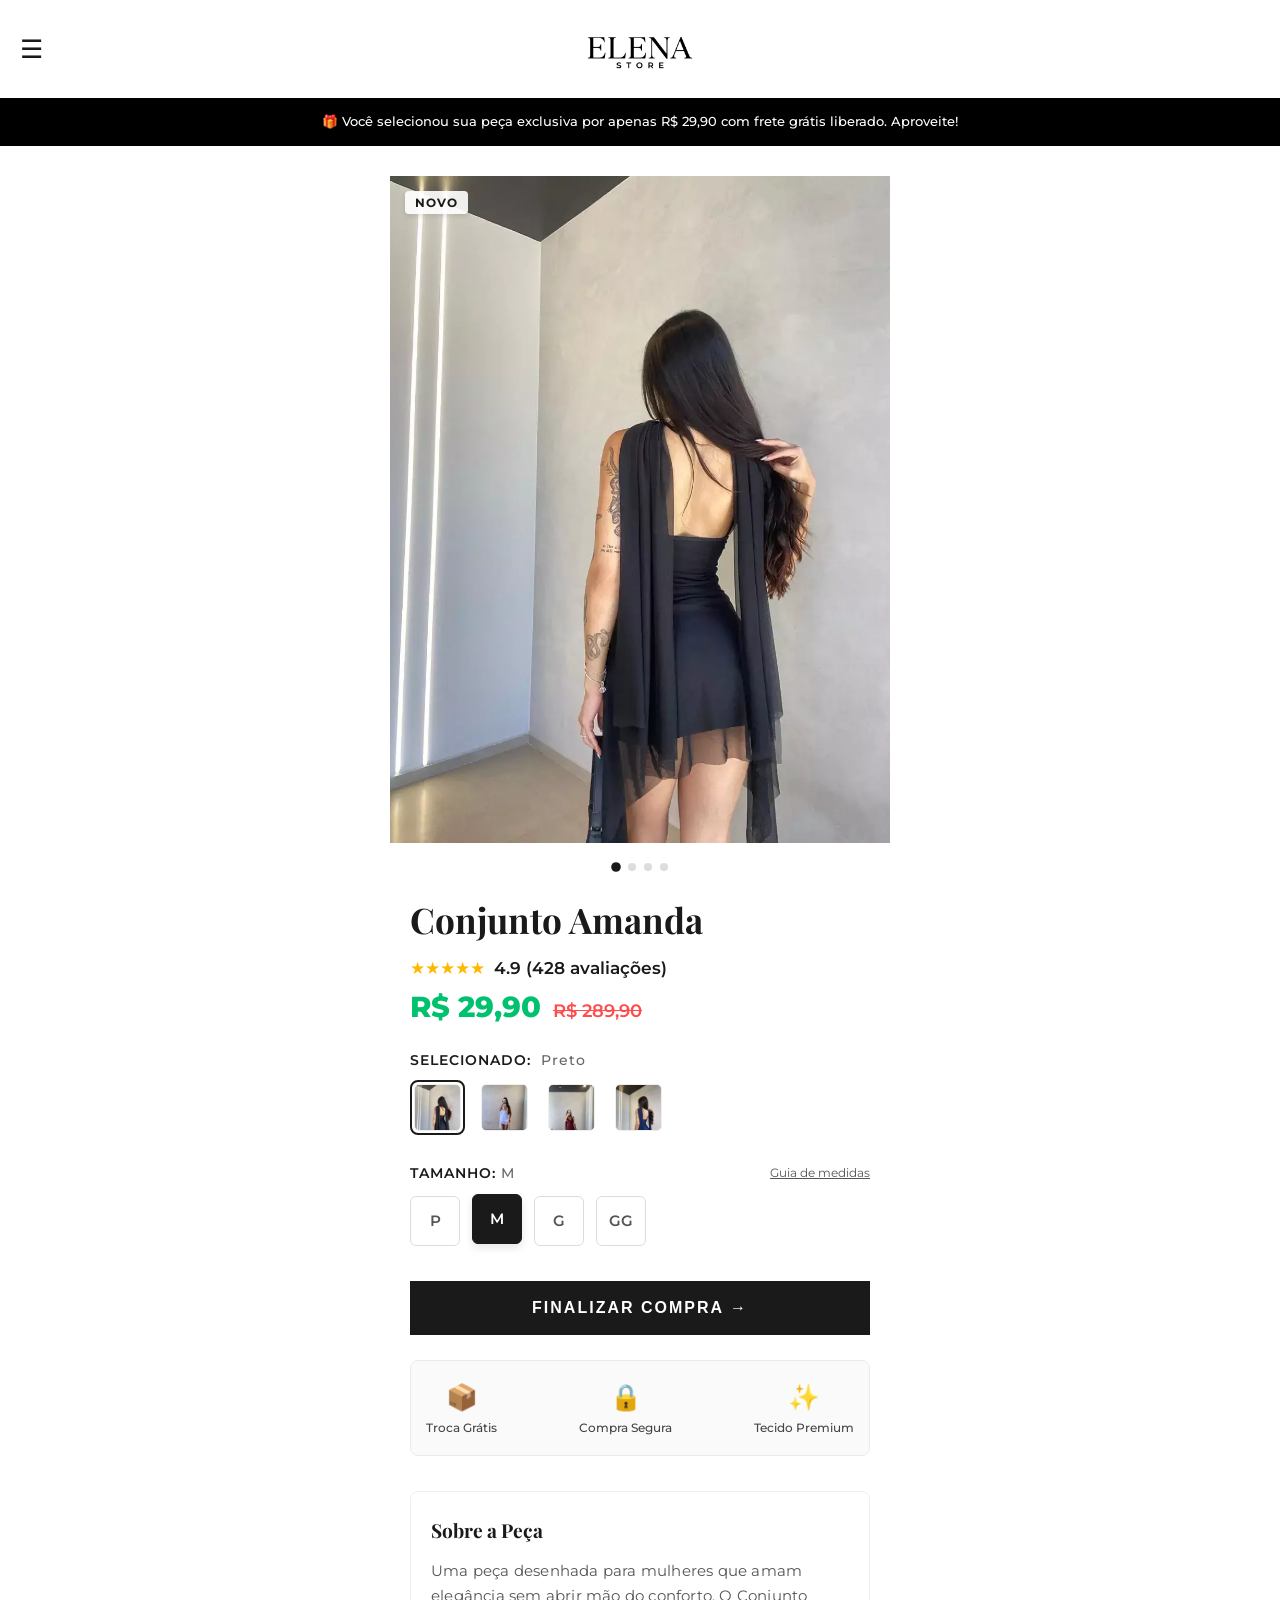
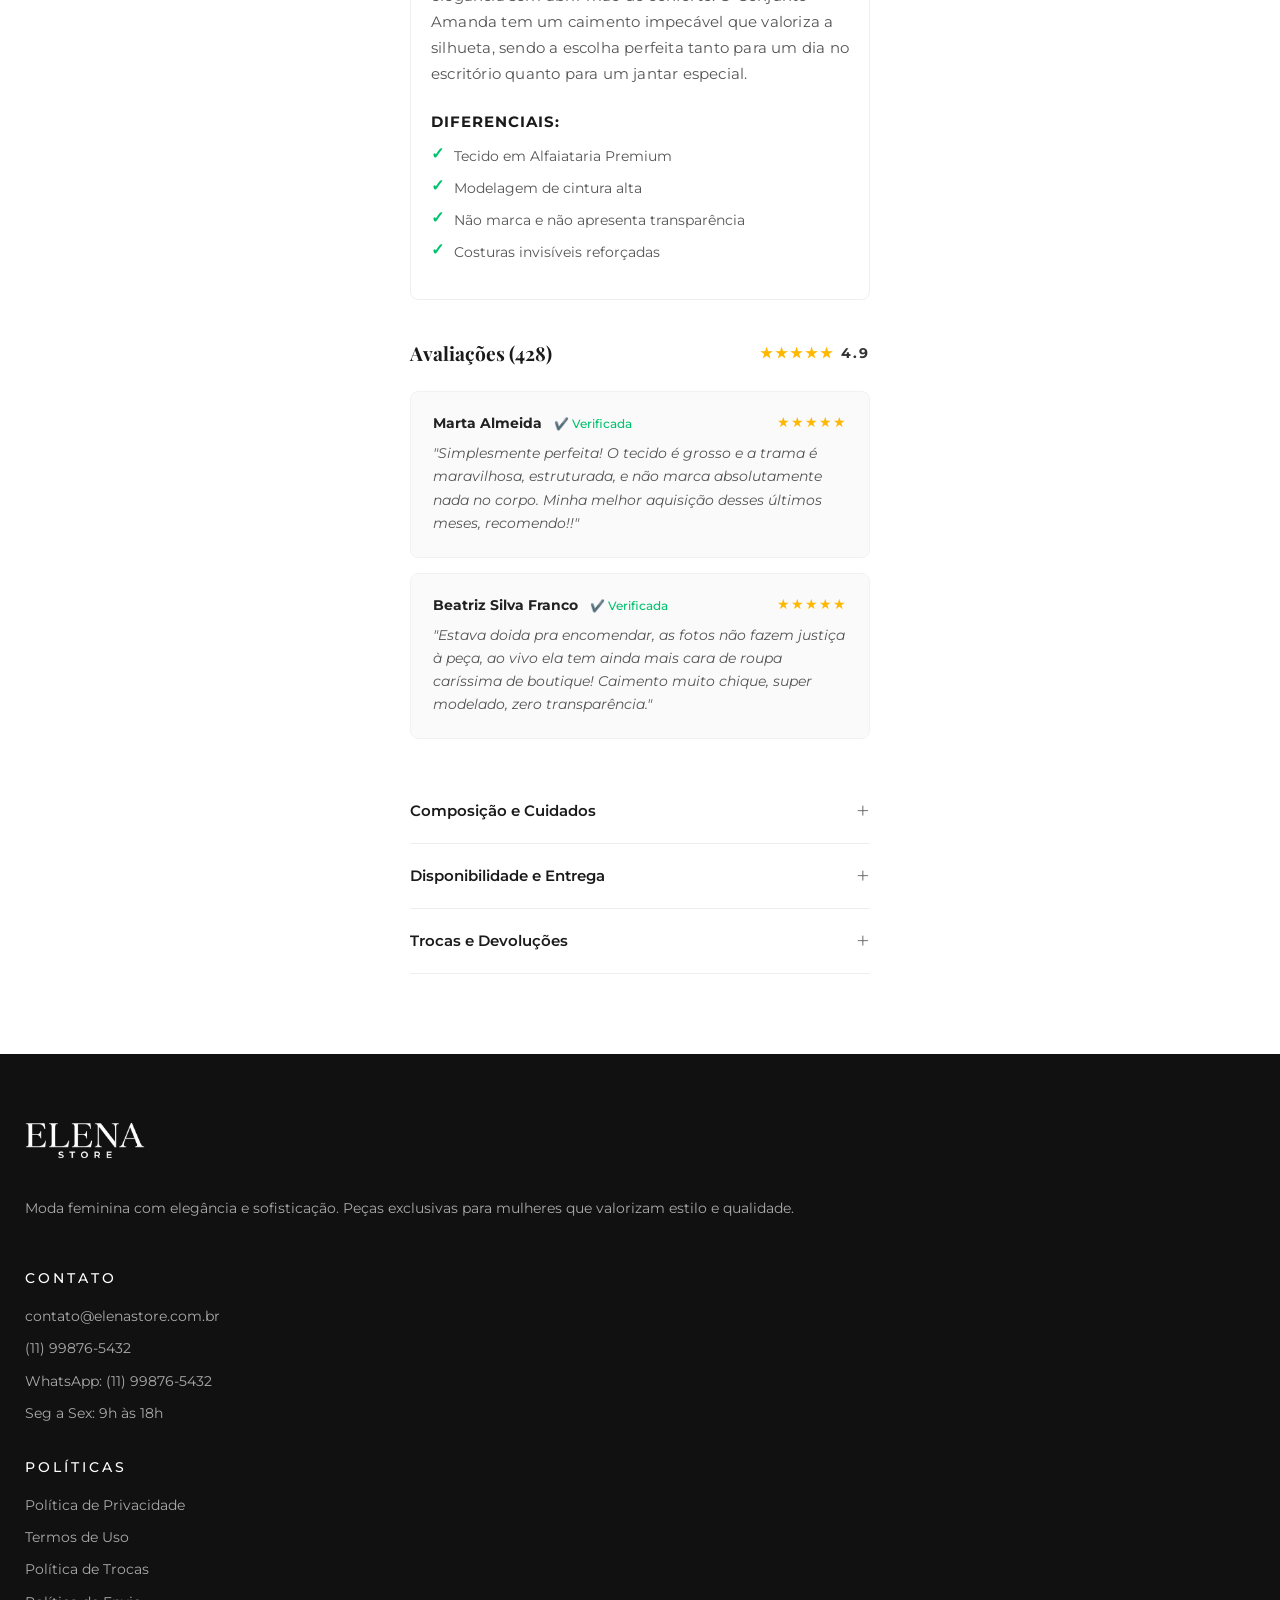
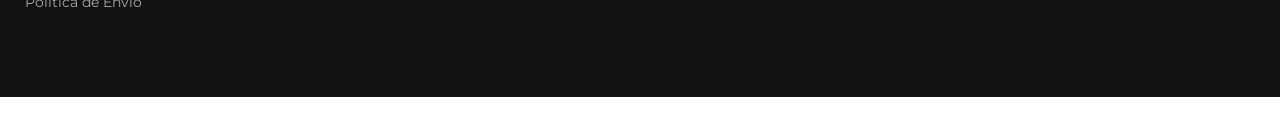
<file: produto.html>
<!DOCTYPE html>
<html lang="pt-BR">
<head>
    <meta charset="UTF-8">
    <meta name="viewport" content="width=device-width, initial-scale=1.0, maximum-scale=1.0, user-scalable=no">
    <title>Comprar Peça - Elena Store</title>
    <link href="https://fonts.googleapis.com/css2?family=Montserrat:wght@400;500;600;700&family=Playfair+Display:ital,wght@0,400;0,600;1,400&display=swap" rel="stylesheet">
    <link rel="stylesheet" href="pages.css">

    <!-- TikTok Pixel Code -->
    <script>
    !function (w, d, t) {
      w.TiktokAnalyticsObject=t;var ttq=w[t]=w[t]||[];ttq.methods=["page","track","identify","instances","debug","on","off","once","ready","alias","group","enableCookie","disableCookie"],ttq.setAndDefer=function(t,e){t[e]=function(){t.push([e].concat(Array.prototype.slice.call(arguments,0)))}};for(var i=0;i<ttq.methods.length;i++)ttq.setAndDefer(ttq,ttq.methods[i]);ttq.instance=function(t){for(var e=ttq._i[t]||[],n=0;n<ttq.methods.length;n++)ttq.setAndDefer(e,ttq.methods[n]);return e},ttq.load=function(e,n){var r="https://analytics.tiktok.com/i18n/pixel/events.js";ttq._i=ttq._i||{},ttq._i[e]=[],ttq._i[e]._u=r,ttq._t=ttq._t||{},ttq._t[e]=+new Date,ttq._o=ttq._o||{},ttq._o[e]=n||{};var o=document.createElement("script");o.type="text/javascript",o.async=!0,o.src=r+"?sdkid="+e+"&lib="+t;var a=document.getElementsByTagName("script")[0];a.parentNode.insertBefore(o,a)};
    
      ttq.load('D470E4RC77U2P8MCJJR0');
      ttq.page();
    }(window, document, 'ttq');
    </script>
    <!-- End TikTok Pixel Code -->

    <style>
        /* Componentes Exclusivos da Nova Página de Produto Premium */
        .size-btn { border: 1px solid #dcdcdc; width: 50px; height: 50px; display: flex; justify-content: center; align-items: center; border-radius: 6px; font-weight: 600; font-size: 0.95rem; cursor: pointer; transition: all 0.3s cubic-bezier(0.2, 0.8, 0.2, 1); color: #555; background: #fff;}
        .size-btn:hover { transform: translateY(-2px); box-shadow: 0 4px 8px rgba(0,0,0,0.05); border-color: #999; }
        .size-btn:active { transform: scale(0.95); }
        .size-btn.active { border-color: var(--text-dark); background: var(--text-dark); color: #fff; transform: translateY(-2px); box-shadow: 0 4px 8px rgba(0,0,0,0.1); }

        .accordion { border-bottom: 1px solid #eee; padding: 20px 0; }
        .accordion summary { font-weight: 600; font-size: 0.95rem; cursor: pointer; list-style: none; display: flex; justify-content: space-between; align-items: center; outline: none;}
        .accordion summary::-webkit-details-marker { display: none; }
        .accordion summary::after { content: '+'; font-size: 1.5rem; color: #777; font-weight: 300; line-height: 1; transition: 0.2s;}
        .accordion[open] summary::after { content: '−'; transform: rotate(180deg); color: var(--text-dark);}
        .accordion p { margin-top: 15px; font-size: 0.9rem; color: #666; line-height: 1.6; }

        /* Barra flutuante nativa (Aparece ao scrollar muito a página) */
        .sticky-bottom-bar { position: fixed; bottom: 0; left: 0; width: 100%; background: rgba(255,255,255,0.95); backdrop-filter: blur(8px); padding: 15px; border-top: 1px solid #efefef; z-index: 100; box-shadow: 0 -4px 15px rgba(0,0,0,0.05); display: flex; justify-content: center; opacity: 0; visibility: hidden; transition: 0.3s ease-in-out; transform: translateY(20px);}
        .sticky-bottom-bar.visible { opacity: 1; visibility: visible; transform: translateY(0);}
        .sticky-bottom-bar .btn-checkout { margin: 0; max-width: 500px; padding: 18px; font-size: 0.95rem; width: 100%;}
        
        .carousel-wrapper { position: relative; margin-left: -20px; margin-right: -20px; margin-bottom: 20px; overflow: hidden; }
        .carousel-container { display: flex; overflow-x: auto; scroll-snap-type: x mandatory; scroll-behavior: smooth; -webkit-overflow-scrolling: touch; scrollbar-width: none; }
        .carousel-container::-webkit-scrollbar { display: none; }
        .carousel-slide { flex: 0 0 100%; scroll-snap-align: center; position: relative; display: flex; justify-content: center;}
        .carousel-slide img { width: 100%; max-height: 80vh; display: block; object-fit: cover; }
        .carousel-dots { display: flex; justify-content: center; gap: 8px; margin-top: 15px; margin-bottom: 25px; }
        .dot { width: 8px; height: 8px; border-radius: 50%; background: #ddd; cursor: pointer; transition: 0.3s; }
        .dot.active { background: var(--text-dark); transform: scale(1.2); }
    </style>
</head>
<body>
    <!-- Menu Lateral -->
    <div class="sidebar-overlay" id="sidebarOverlay" onclick="closeSidebar()"></div>
    <div class="sidebar" id="sidebarMenu">
        <div class="sidebar-header">
            <span class="sidebar-title">Menu</span>
            <button class="close-sidebar" onclick="closeSidebar()">✕</button>
        </div>
        <ul class="sidebar-nav">
            <li><a href="javascript:void(0)">✨ Novidades</a></li>
            <li><a href="javascript:void(0)">👗 Vestidos</a></li>
            <li><a href="javascript:void(0)">👚 Conjuntos</a></li>
            <li><a href="javascript:void(0)">🔥 Promoções</a></li>
            <li><a href="javascript:void(0)">💍 Acessórios</a></li>
            <hr>
            <li><a href="javascript:void(0)">👤 Minha Conta</a></li>
            <li><a href="javascript:void(0)">📦 Meus Pedidos</a></li>
            <li><a href="javascript:void(0)">📞 Atendimento</a></li>
        </ul>
    </div>

    <header>
        <div class="top-nav" style="display:flex; justify-content:center; align-items:center; position: relative;">
            <button onclick="openSidebar()" style="position: absolute; left: 15px; background:none; border:none; font-size:1.6rem; cursor:pointer; color:var(--text-dark); padding: 5px;">☰</button>
            <img src="images/logo.png" alt="Elena Store" class="nav-logo" onerror="this.style.display='none'" style="max-height: 58px;">
        </div>
        <div class="warning-banner" style="background:#000; color:#fff;">🎁 Você selecionou sua peça exclusiva por apenas R$ 29,90 com frete grátis liberado. Aproveite!</div>
    </header>

    <main class="product-page-container" id="productDetail" style="padding-bottom: 60px;">
        <!-- Injetado por Javascript dinamicamente -->
    </main>

    <!-- Barra Rápida de Compra Fixa Mobile -->
    <div class="sticky-bottom-bar" id="stickyBar">
        <button class="btn-checkout" onclick="goToCheckout()">
            FINALIZAR COMPRA →
        </button>
    </div>

    <!-- Rodapé -->
    <footer>
        <img src="images/logo.png" alt="Elena Store" class="footer-logo" onerror="this.style.display='none'">
        <p class="footer-desc">Moda feminina com elegância e sofisticação. Peças exclusivas para mulheres que valorizam estilo e qualidade.</p>
        
        <div class="footer-section">
            <h3>CONTATO</h3>
            <p>contato@elenastore.com.br</p>
            <p>(11) 99876-5432</p>
            <p>WhatsApp: (11) 99876-5432</p>
            <p>Seg a Sex: 9h às 18h</p>
        </div>
        
        <div class="footer-section">
            <h3>POLÍTICAS</h3>
            <a href="#">Política de Privacidade</a>
            <a href="#">Termos de Uso</a>
            <a href="#">Política de Trocas</a>
            <a href="#">Política de Envio</a>
        </div>
    </footer>

    <script src="produtos.js"></script>
    <script>
        const urlParams = new URLSearchParams(window.location.search);
        const id = parseInt(urlParams.get('id')) || 1;
        const produto = typeof produtos !== 'undefined' ? (produtos.find(p => p.id === id) || produtos[0]) : { id: 1, nome: "Produto Local", imagem: "images/giftbox.png", precoOriginal: "0,00" };
        
        // Link Centralizado
        function goToCheckout() {
            let size = 'M';
            const sizeLabel = document.getElementById('sizeLabel');
            if(sizeLabel) size = sizeLabel.innerText;
            
            let colorParam = '';
            const colorLabel = document.getElementById('selectedColorLabel');
            if(colorLabel) colorParam = `&color=${encodeURIComponent(colorLabel.innerText)}`;
            
            let imgSrcParam = '';
            const imgEl = document.getElementById('mainProdImage');
            if(imgEl) imgSrcParam = `&img=${encodeURIComponent(imgEl.getAttribute('src'))}`;
            
            window.location.href = `checkout.html?id=${produto.id}&size=${size}${colorParam}${imgSrcParam}`;
        }

        // TikTok Event: AddToCart (disparado ao clicar em Resgatar)
        const originalGoToCheckout = goToCheckout;
        goToCheckout = function() {
            if(typeof ttq !== 'undefined') {
                ttq.track('AddToCart', {
                    content_id: String(produto.id),
                    content_name: produto.nome,
                    content_type: 'product',
                    currency: 'BRL',
                    value: 29.90
                });
            }
            originalGoToCheckout();
        };

        const detailContainer = document.getElementById('productDetail');

        const extraImages = (produto.variantes && produto.variantes.length > 0) ? produto.variantes.map(v => v.img) : [];
        const galleryImages = [produto.imagem, ...extraImages, ...(produto.imagensExtras || [])].filter((value, index, self) => self.indexOf(value) === index);

        const carouselHTML = `
            <div class="carousel-wrapper">
                <div class="carousel-container" id="carouselList" onscroll="updateDots()">
                    ${galleryImages.map((imgSrc, i) => `
                        <div class="carousel-slide">
                            <img src="${imgSrc}" id="${i===0 ? 'mainProdImage' : ''}" alt="${produto.nome}">
                        </div>
                    `).join('')}
                </div>
                ${produto.badge ? `<div style="position:absolute; top: 15px; left: 15px; background:rgba(255,255,255,0.9); z-index: 2; padding: 4px 10px; font-size: 0.75rem; font-weight: 700; letter-spacing: 1px; color: var(--text-dark); border-radius: 4px; box-shadow: 0 2px 5px rgba(0,0,0,0.1);">${produto.badge}</div>` : ''}
            </div>
            ${galleryImages.length > 1 ? `
            <div class="carousel-dots" id="carouselDots">
                ${galleryImages.map((_, i) => `
                    <div class="dot ${i === 0 ? 'active' : ''}" onclick="scrollToSlide(${i})"></div>
                `).join('')}
            </div>
            ` : ''}
        `;

        detailContainer.innerHTML = `
            ${carouselHTML}
            
            <h1 class="product-detail-title">${produto.nome}</h1>
            
            <div class="stars" style="font-size: 1.05rem; margin-bottom: 15px;">
                <span style="color:#ffb800">★★★★★</span> 
                <span style="color:var(--text-dark); font-weight:600; margin-left:5px;">4.9 (428 avaliações)</span>
            </div>

            <div class="price-line" style="font-size: 1.6rem; margin-bottom: 30px; display: flex; align-items: baseline; gap: 12px; flex-wrap: wrap;">
                <span class="price-free" style="color: #00c16e; font-weight: 800; font-size: 1.8rem; line-height: 1;">R$ 29,90</span>
                <span class="price-old" style="font-size: 1.15rem; color: var(--warning-red); font-weight: 600;">R$ ${produto.precoOriginal}</span>
            </div>

            ${produto.variantes && produto.variantes.length > 0 ? `
                <div class="product-variants" style="margin-bottom: 30px;">
                    <p style="font-weight: 600; font-size: 0.85rem; margin-bottom: 12px; color: var(--text-dark); text-transform: uppercase; letter-spacing: 1px;">Selecionado: <span id="selectedColorLabel" style="color: #666; font-weight: 500; text-transform: none; margin-left: 5px;">${produto.variantes[0].cor}</span></p>
                    <div style="display: flex; gap: 12px; flex-wrap: wrap;">
                        ${galleryImages.map((imgSrc, idx) => {
                            const vari = produto.variantes.find(v => v.img === imgSrc) || {cor: 'Detalhe'};
                            return `
                            <div class="variant-btn" 
                                 onclick="selectVariant('${imgSrc}', '${vari.cor}', ${idx}, this)" 
                                 style="width: 55px; height: 55px; border-radius: 8px; padding: 2px; border: 2px solid ${idx===0? 'var(--text-dark)' : 'transparent'}; cursor: pointer; transition: all 0.3s cubic-bezier(0.2, 0.8, 0.2, 1);">
                                <div style="width: 100%; height: 100%; border-radius: 5px; background-image: url('${imgSrc}'); background-size: cover; background-position: top; border: 1px solid #eee;"></div>
                            </div>
                            `;
                        }).join('')}
                    </div>
                </div>
            ` : `<span id="selectedColorLabel" style="display:none;"></span>`}

            <div class="size-selector" style="margin-bottom: 35px;">
                <div style="display: flex; justify-content: space-between; margin-bottom: 15px; align-items: center;">
                    <p style="font-weight: 600; font-size: 0.85rem; color: var(--text-dark); text-transform: uppercase; letter-spacing: 1px;">Tamanho: <span id="sizeLabel" style="color: #666; font-weight: 500;">M</span></p>
                    <a href="javascript:void(0)" style="font-size: 0.75rem; color: #555; text-decoration: underline;" onclick="alert('★ GUIA DE MEDIDAS ★\\nP (36-38): Busto 88cm | Cintura 68cm\\nM (40-42): Busto 94cm | Cintura 74cm\\nG (44-46): Busto 100cm | Cintura 80cm\\nGG (48-50): Busto 106cm | Cintura 86cm')">Guia de medidas</a>
                </div>
                <!-- Grade de Botões de Tamanho -->
                <div style="display: flex; gap: 12px;">
                    <div class="size-btn" onclick="selectSize(this, 'P')">P</div>
                    <div class="size-btn active" onclick="selectSize(this, 'M')">M</div>
                    <div class="size-btn" onclick="selectSize(this, 'G')">G</div>
                    <div class="size-btn" onclick="selectSize(this, 'GG')">GG</div>
                </div>
            </div>

            <button class="btn-checkout" onclick="goToCheckout()" style="margin-bottom: 25px;" id="mainCheckoutBtn">
                FINALIZAR COMPRA →
            </button>
            
            <!-- Trust Badges Visuais -->
            <div class="trust-badges" style="display: flex; justify-content: space-between; background: #fafafa; padding: 20px 15px; border-radius: 8px; border: 1px solid #eaeaea; margin-bottom: 35px;">
                <div style="text-align: center; font-size: 0.75rem; color: #444; font-weight: 500;"><span style="font-size:1.6rem; display:block; margin-bottom: 8px;">📦</span> Troca Grátis</div>
                <div style="text-align: center; font-size: 0.75rem; color: #444; font-weight: 500;"><span style="font-size:1.6rem; display:block; margin-bottom: 8px;">🔒</span> Compra Segura</div>
                <div style="text-align: center; font-size: 0.75rem; color: #444; font-weight: 500;"><span style="font-size:1.6rem; display:block; margin-bottom: 8px;">✨</span> Tecido Premium</div>
            </div>

            <!-- Descrição Rica & Características -->
            <div class="product-description-block" style="margin-bottom: 40px; background: #fff; padding: 25px 20px; border-radius: 8px; border: 1px solid #eee;">
                <h3 style="font-size: 1.2rem; font-family: 'Playfair Display', serif; margin-bottom: 15px; color: var(--text-dark);">Sobre a Peça</h3>
                <p style="color:#555; font-size:0.95rem; line-height:1.7; margin-bottom: 25px; letter-spacing: 0.2px;">
                    ${produto.descricao || 'Peça com estilo sofisticado, modelagem impecável e conforto para o seu dia a dia. Aproveite nosso preço promocional! Oportunidade limitada.'}
                </p>
                <h4 style="font-size: 0.95rem; margin-bottom: 15px; color: var(--text-dark); text-transform: uppercase; letter-spacing: 1px; font-weight: 700;">Diferenciais:</h4>
                <ul style="list-style: none; padding: 0;">
                    ${produto.caracteristicas ? produto.caracteristicas.map(c => `
                        <li style="font-size: 0.9rem; color: #555; margin-bottom: 12px; display: flex; align-items: flex-start; gap: 10px;">
                            <span style="color: #00c16e; font-size: 1rem; line-height: 1; font-weight: bold;">✓</span> <span style="flex:1; line-height: 1.4;">${c}</span>
                        </li>
                    `).join('') : `
                        <li style="font-size: 0.9rem; color: #555; margin-bottom: 10px; display: flex; align-items: flex-start; gap: 8px;">
                            <span style="color: #00c16e; font-size: 1rem; line-height: 1;">✓</span> Tecido Macio de Alfaiataria Premium
                        </li>
                    `}
                </ul>
            </div>

            <!-- Avaliações In-Page Otimizadas para Conversão -->
            <div class="product-reviews-block" style="margin-bottom: 40px;">
                <h3 style="font-size: 1.2rem; font-family: 'Playfair Display', serif; margin-bottom: 25px; color: var(--text-dark); display: flex; justify-content: space-between; align-items: center;">Avaliações (428) <span style="font-size: 0.9rem; font-family: 'Montserrat', sans-serif; color: #ffb800; letter-spacing: 2px;">★★★★★ <span style="color:#333;">4.9</span></span></h3>
                
                <div style="background: #fafafa; padding: 22px; border-radius: 8px; margin-bottom: 15px; border: 1px solid #f1f1f1;">
                    <div style="display: flex; justify-content: space-between; align-items: flex-start; margin-bottom: 10px;">
                        <p style="font-weight: 700; font-size: 0.9rem; color: #222;">Marta Almeida <span style="color: #00c16e; font-size: 0.75rem; margin-left: 8px; font-weight: 500;">✔️ Verificada</span></p>
                        <div style="color: #ffb800; font-size: 0.85rem; letter-spacing: 1px;">★★★★★</div>
                    </div>
                    <p style="font-size: 0.9rem; color: #555; line-height: 1.6; font-style: italic;">"Simplesmente perfeita! O tecido é grosso e a trama é maravilhosa, estruturada, e não marca absolutamente nada no corpo. Minha melhor aquisição desses últimos meses, recomendo!!"</p>
                </div>
                
                <div style="background: #fafafa; padding: 22px; border-radius: 8px; border: 1px solid #f1f1f1;">
                    <div style="display: flex; justify-content: space-between; align-items: flex-start; margin-bottom: 10px;">
                        <p style="font-weight: 700; font-size: 0.9rem; color: #222;">Beatriz Silva Franco <span style="color: #00c16e; font-size: 0.75rem; margin-left: 8px; font-weight: 500;">✔️ Verificada</span></p>
                        <div style="color: #ffb800; font-size: 0.85rem; letter-spacing: 1px;">★★★★★</div>
                    </div>
                    <p style="font-size: 0.9rem; color: #555; line-height: 1.6; font-style: italic;">"Estava doida pra encomendar, as fotos não fazem justiça à peça, ao vivo ela tem ainda mais cara de roupa caríssima de boutique! Caimento muito chique, super modelado, zero transparência."</p>
                </div>
            </div>

            <!-- ACORDEÕES COM INFORMAÇÕES DE VALOR -->
            <div class="accordion-group" style="margin-bottom: 20px;">
                <details class="accordion">
                    <summary>Composição e Cuidados</summary>
                    <p>Produzido com mix de fios de alta tecnologia (Poliéster premium com toque de seda e Elastano). Textura extremamente suave que não agride a pele.<br><br><b>Lavagem:</b> Recomendamos lavagem suave à mão para preservar a durabilidade da alfaiataria fina.</p>
                </details>
                <details class="accordion">
                    <summary>Disponibilidade e Entrega</summary>
                    <p>A Peça promocional que você selecionou está <b>disponível em nosso estoque logístico</b> para envio imediato.<br><br>O prazo de entrega exato varia de 2 a 15 dias e será calculado no carrinho. Enviamos para todo o Brasil de forma rastreada via Correios e Transportadoras expressas.</p>
                </details>
                <details class="accordion">
                    <summary>Trocas e Devoluções</summary>
                    <p>Queremos que você fique apaixonada pela sua peça. Por isso, oferecemos a <b>primeira troca totalmente grátis!</b> Caso o tamanho não fique perfeito ou você mude de ideia, garantimos a devolução ou troca do pedido no prazo de até 7 dias corridos após o recebimento em sua casa.</p>
                </details>
            </div>
        `;

        window.selectVariant = function(imgSrc, colorName, index, element) {
            document.getElementById('selectedColorLabel').innerText = colorName;
            document.querySelectorAll('.variant-btn').forEach(btn => btn.style.borderColor = 'transparent');
            element.style.borderColor = 'var(--text-dark)';
            window.scrollToSlide(index);
        };

        // Lógica de Paginação do Carrossel e Tamanhos
        window.updateDots = function() {
            const list = document.getElementById('carouselList');
            const index = Math.round(list.scrollLeft / list.clientWidth);
            
            const dots = document.querySelectorAll('.dot');
            dots.forEach((d, i) => {
                if(i === index) d.classList.add('active');
                else d.classList.remove('active');
            });

            const btns = document.querySelectorAll('.variant-btn');
            if(btns.length > index) {
                btns.forEach(btn => btn.style.borderColor = 'transparent');
                btns[index].style.borderColor = 'var(--text-dark)';
                // Atualiza também o nome da opção ao arrastar pro lado (sincronia mágica)
                if(produto.variantes) {
                    const vari = produto.variantes.find(v => v.img === galleryImages[index]);
                    if(vari) document.getElementById('selectedColorLabel').innerText = vari.cor;
                }
            }
        };

        window.scrollToSlide = function(index) {
            const list = document.getElementById('carouselList');
            list.scrollTo({ left: list.clientWidth * index, behavior: 'smooth' });
        };

        window.selectSize = function(element, size) {
            document.querySelectorAll('.size-btn').forEach(btn => btn.classList.remove('active'));
            element.classList.add('active');
            document.getElementById('sizeLabel').innerText = size;
        };

        // Lógica de Visibilidade do Botão Flutuante Inferior (Aumenta Conversão)
        window.addEventListener('scroll', () => {
            const bar = document.getElementById('stickyBar');
            const mainBtn = document.getElementById('mainCheckoutBtn');
            const footer = document.querySelector('footer');
            if(!mainBtn) return;
            const btnPos = mainBtn.getBoundingClientRect().top;
            const footerPos = footer ? footer.getBoundingClientRect().top : Infinity;
            const windowHeight = window.innerHeight;
            
            // Aparecer a barra fixa se o botão de cima sair da tela
            // Esconder se o rodapé estiver visível na tela
            if(btnPos < -50 && footerPos > windowHeight) {
                bar.classList.add('visible');
            } else {
                bar.classList.remove('visible');
            }
        });

        // Lógica do Menu Lateral
        function openSidebar() {
            document.getElementById('sidebarMenu').classList.add('active');
            document.getElementById('sidebarOverlay').classList.add('active');
        }
        function closeSidebar() {
            document.getElementById('sidebarMenu').classList.remove('active');
            document.getElementById('sidebarOverlay').classList.remove('active');
        }

        // TikTok Event: ViewContent (Produto Individual)
        if(typeof ttq !== 'undefined') {
            ttq.track('ViewContent', {
                content_id: String(produto.id),
                content_name: produto.nome,
                content_type: 'product',
                currency: 'BRL',
                value: 29.90
            });
        }
        
        // Sales Notification Logic
        (function() {
            const names = ['Ana', 'Beatriz', 'Carla', 'Daniela', 'Eduarda', 'Fernanda', 'Gabriela', 'Helena', 'Isabela', 'Juliana', 'Larissa', 'Mariana', 'Natália', 'Olivia', 'Patrícia', 'Renata', 'Sandra', 'Tatiana', 'Vanessa', 'Vitória'];
            const cities = ['São Paulo, SP', 'Rio de Janeiro, RJ', 'Belo Horizonte, MG', 'Curitiba, PR', 'Porto Alegre, RS', 'Salvador, BA', 'Fortaleza, CE', 'Brasília, DF', 'Goiânia, GO', 'Manaus, AM', 'Recife, PE', 'Belém, PA', 'Florianópolis, SC', 'Vitória, ES', 'Natal, RN'];
            
            function showNotification() {
                const name = names[Math.floor(Math.random() * names.length)];
                const city = cities[Math.floor(Math.random() * cities.length)];
                
                // Get product names if available
                let productName = 'uma peça';
                if (typeof produto !== 'undefined' && produto.nome) {
                    productName = produto.nome;
                } else if (typeof produtos !== 'undefined' && Array.isArray(produtos)) {
                    productName = produtos[Math.floor(Math.random() * produtos.length)].nome;
                }
                
                const popup = document.createElement('div');
                popup.className = 'sales-notification';
                popup.innerHTML = `
                    <div style="display: flex; align-items: center; gap: 12px;">
                        <div style="width: 45px; height: 45px; background: #f9f9f9; border-radius: 50%; flex-shrink: 0; display: flex; align-items: center; justify-content: center; font-size: 1.4rem; box-shadow: inset 0 2px 4px rgba(0,0,0,0.05);">🛍️</div>
                        <div>
                            <p style="margin: 0; font-weight: 700; font-size: 0.85rem; color: #333;">${name} de ${city}</p>
                            <p style="margin: 0; font-size: 0.8rem; color: #666; line-height: 1.3;">Acabou de comprar <strong>${productName}</strong></p>
                        </div>
                    </div>
                `;
                document.body.appendChild(popup);
                
                setTimeout(() => popup.classList.add('visible'), 100);
                setTimeout(() => {
                    popup.classList.remove('visible');
                    setTimeout(() => popup.remove(), 500);
                }, 5000);
            }

            setTimeout(() => {
                showNotification();
                setInterval(showNotification, 20000);
            }, 8000);
        })();
    </script>
</body>
</html>
</file>
<file: pages.css>
/* Shared for Colecao and Produto */
:root { 
    --text-dark: #1a1a1a; 
    --text-gray: #7a7a7a; 
    --warning-red: #ff4d4d; 
    --bg-white: #ffffff; 
    --banner-bg: #fff0f0; 
    --footer-bg: #111111; 
}

* { 
    margin: 0; 
    padding: 0; 
    box-sizing: border-box; 
}

html {
    scroll-behavior: smooth;
}

@keyframes fadeInPage {
    from { opacity: 0; transform: translateY(12px); }
    to { opacity: 1; transform: translateY(0); }
}

body { 
    animation: fadeInPage 0.6s cubic-bezier(0.2, 0.8, 0.2, 1) forwards;
    font-family: 'Montserrat', sans-serif; 
    background: var(--bg-white); 
    color: var(--text-dark); 
}

.top-nav { 
    display: flex; 
    align-items: center; 
    justify-content: center; 
    padding: 20px; 
    position: relative; 
}

.top-nav button { 
    position: absolute; 
    left: 20px; 
    background: none; 
    border: none; 
    font-size: 0.9rem; 
    color: var(--text-gray); 
    cursor: pointer; 
}

.nav-logo { 
    width: 130px; 
    object-fit: contain; 
}

.black-banner { 
    background: #000; 
    color: #fff; 
    font-size: 0.75rem; 
    letter-spacing: 2px; 
    text-align: center; 
    padding: 12px; 
    font-weight: 500; 
}

.warning-banner { 
    background: var(--banner-bg); 
    color: var(--warning-red); 
    text-align: center; 
    padding: 15px 20px; 
    font-size: 0.8rem; 
    font-weight: 500; 
    line-height: 1.4;
}

.collection-header { 
    text-align: center; 
    padding: 40px 20px 30px 20px; 
}

.collection-header span { 
    font-size: 0.8rem; 
    letter-spacing: 3px; 
    color: var(--text-gray); 
}

.collection-header h1 { 
    font-family: 'Playfair Display', serif; 
    font-size: 2.8rem; 
    font-weight: 400; 
    margin: 15px 0 10px 0; 
    color: var(--text-dark);
}

.collection-header p { 
    font-size: 0.9rem; 
    color: var(--text-gray); 
}

.product-grid { 
    display: grid; 
    grid-template-columns: 1fr 1fr; 
    gap: 20px 15px; 
    padding: 0 15px 60px 15px; 
    max-width: 600px; 
    margin: 0 auto; 
}

.product-card {
    text-decoration: none;
    color: inherit;
    display: block;
    background: #fff;
    border: 1px solid #f0f0f0;
    transition: all 0.4s cubic-bezier(0.2, 0.8, 0.2, 1);
}

.product-card:hover {
    transform: translateY(-5px);
    box-shadow: 0 10px 20px rgba(0,0,0,0.08);
}

.product-card:active {
    transform: scale(0.98);
} 

.product-img-wrapper { 
    position: relative; 
    width: 100%; 
    aspect-ratio: 3/4; 
    overflow: hidden; 
    background: #f5f5f5; 
    margin-bottom: 12px;
}

.product-img { 
    width: 100%; 
    height: 100%; 
    object-fit: cover; 
    transition: transform 0.3s ease;
}

.product-card:hover .product-img {
    transform: scale(1.05);
}

.badge { 
    position: absolute; 
    top: 10px; 
    left: 10px; 
    background: #000; 
    color: #fff; 
    padding: 6px 12px; 
    font-size: 0.65rem; 
    letter-spacing: 2px; 
    font-weight: 600; 
    z-index: 2;
}

.product-info { 
    padding: 0 5px; 
    text-align: left;
}

.product-name { 
    font-size: 0.85rem; 
    font-weight: 500; 
    margin-bottom: 8px; 
    line-height: 1.4; 
}

.price-line { 
    display: flex; 
    align-items: center; 
    gap: 8px; 
    font-size: 0.9rem; 
    margin-bottom: 8px; 
}

.price-free { 
    font-weight: 700; 
    color: var(--text-dark);
}

.price-old { 
    color: var(--warning-red); 
    text-decoration: line-through; 
    font-size: 1.05rem; 
    font-weight: 600;
}

.stars { 
    font-size: 0.8rem; 
    color: #ffb800; 
    display: flex; 
    align-items: center; 
    gap: 4px; 
}

.stars span { 
    color: var(--text-gray); 
    font-weight: 500;
}

/* Footer Escuro (Idêntico ao solicitado) */
footer { 
    background: var(--footer-bg); 
    color: #fff; 
    padding: 50px 25px; 
}

.footer-logo { 
    width: 120px; 
    margin-bottom: 25px; 
    /* Truque CSS para inverter as cores da logo preta para branca no footer */
    filter: invert(1) brightness(100); 
    object-fit: contain;
}

.footer-desc { 
    font-size: 0.85rem; 
    color: #aaa; 
    line-height: 1.6; 
    margin-bottom: 50px; 
}

.footer-section { 
    margin-bottom: 35px; 
}

.footer-section h3 { 
    font-size: 0.85rem; 
    letter-spacing: 3px; 
    margin-bottom: 20px; 
    font-weight: 500; 
    color: #ffffff;
}

.footer-section p, 
.footer-section a { 
    color: #aaa; 
    font-size: 0.85rem; 
    margin-bottom: 12px; 
    display: block; 
    text-decoration: none; 
    line-height: 1.5; 
    transition: color 0.2s;
}

.footer-section a:hover {
    color: var(--text-dark);
}

/* Sidebar Menu */
.sidebar-overlay {
    position: fixed; top: 0; left: 0; right: 0; bottom: 0;
    background: rgba(0,0,0,0.5); z-index: 999;
    opacity: 0; visibility: hidden; transition: 0.3s;
}
.sidebar-overlay.active { opacity: 1; visibility: visible; }

.sidebar {
    position: fixed; top: 0; left: -300px; width: 280px; height: 100%;
    background: #fff; z-index: 1000; transition: transform 0.3s cubic-bezier(0.4, 0, 0.2, 1);
    box-shadow: 2px 0 10px rgba(0,0,0,0.1); display: flex; flex-direction: column; overflow-y: auto;
}
.sidebar.active { transform: translateX(300px); }

.sidebar-header {
    display: flex; justify-content: space-between; align-items: center;
    padding: 20px; border-bottom: 1px solid #eee; background: #fafafa;
}
.sidebar-title { font-weight: 700; font-family: 'Playfair Display', serif; font-size: 1.2rem; }
.close-sidebar { background: none; border: none; font-size: 1.5rem; cursor: pointer; color: #555; }

.sidebar-nav { list-style: none; padding: 0; margin: 0; }
.sidebar-nav li { border-bottom: 1px solid #f5f5f5; }
.sidebar-nav a {
    display: block; padding: 18px 20px; color: #333; text-decoration: none;
    font-weight: 500; font-size: 0.95rem; transition: 0.2s;
}
.sidebar-nav a:hover { background: #f9f9f9; color: var(--text-dark); padding-left: 25px; }
.sidebar-nav hr { border: 0; height: 8px; background: #f5f5f5; margin: 0; }


/* Product Page specific */
.product-page-container { 
    max-width: 500px; 
    margin: 0 auto; 
    padding: 30px 20px; 
}

.product-detail-img { 
    width: 100%; 
    aspect-ratio: 3/4; 
    object-fit: cover; 
    margin-bottom: 25px; 
}

.product-detail-title { 
    font-family: 'Playfair Display', serif; 
    font-size: 2.2rem; 
    margin-bottom: 15px; 
    color: var(--text-dark);
}

.btn-checkout {
    display: block; width: 100%; border: none; background: var(--text-dark); color: #fff;
    padding: 18px; font-size: 1rem; font-weight: 600; letter-spacing: 2px;
    cursor: pointer; margin-bottom: 15px; transition: all 0.3s cubic-bezier(0.2, 0.8, 0.2, 1);
}
.btn-checkout:hover { 
    background: #333; 
    transform: translateY(-2px);
    box-shadow: 0 8px 15px rgba(0,0,0,0.15);
}
.sticky-bottom-bar:active {
    transform: scale(0.98);
}

/* Sales Notification */
.sales-notification {
    position: fixed;
    bottom: 20px;
    left: 20px;
    background: #fff;
    padding: 12px 18px;
    border-radius: 12px;
    box-shadow: 0 10px 30px rgba(0,0,0,0.12);
    z-index: 9999;
    transform: translateY(100px);
    opacity: 0;
    transition: all 0.5s cubic-bezier(0.175, 0.885, 0.32, 1.275);
    border: 1px solid #f0f0f0;
    max-width: 320px;
}
.sales-notification.visible {
    transform: translateY(0);
    opacity: 1;
}
@media (max-width: 480px) {
    .sales-notification {
        left: 10px;
        right: 10px;
        bottom: 15px;
        max-width: calc(100% - 20px);
    }
}
</file>
<file: style.css>
:root {
    --text-dark: #1a1a1a;
    --text-gray: #7a7a7a;
    --warning-red: #ff4d4d;
    --bg-white: #ffffff;
}

* {
    margin: 0;
    padding: 0;
    box-sizing: border-box;
}

html {
    scroll-behavior: smooth;
}

@keyframes fadeInPage {
    from { opacity: 0; transform: translateY(10px); }
    to { opacity: 1; transform: translateY(0); }
}

body {
    animation: fadeInPage 0.6s cubic-bezier(0.2, 0.8, 0.2, 1) forwards;
    font-family: 'Montserrat', sans-serif;
    background-color: var(--bg-white);
    color: var(--text-dark);
    display: flex;
    justify-content: center;
    /* Ajustado para caber em exatamente 1 tela sem scroll */
    height: 100vh;
    height: 100dvh; 
    overflow: hidden;
}

.container {
    max-width: 500px;
    width: 100%;
    height: 100%;
    padding: 15px 20px 20px 20px;
    display: flex;
    flex-direction: column;
    align-items: center;
    justify-content: space-between; /* Distribui os itens para ocupar a tela */
    text-align: center;
    background-color: var(--bg-white);
    position: relative;
    z-index: 1;
}

.hero-image {
    width: 100%;
    flex: 1; /* Transforma a imagem no elemento que absorve o espaço extra */
    min-height: 0;
    max-height: 28vh; /* Limita o tamanho máximo para não empurrar os demais */
    object-fit: contain;
    margin-bottom: 5px;
}

.logo {
    width: 180px;
    object-fit: contain;
    margin-bottom: 5px;
}

.badge {
    display: flex;
    align-items: center;
    justify-content: center;
    padding: 6px 10px;
    border: 1px solid #dcdcdc;
    font-size: 0.65rem;
    font-weight: 500;
    letter-spacing: 1px;
    color: var(--text-gray);
    background: transparent;
    width: 90%;
    max-width: 320px;
}

.dot {
    width: 5px;
    height: 5px;
    background-color: var(--text-dark);
    border-radius: 50%;
    margin-right: 8px;
}

.main-title {
    font-family: 'Playfair Display', serif;
    font-size: 2.2rem;
    font-weight: 400;
    color: var(--text-dark);
}

.subtitle {
    font-size: 1.1rem;
    color: var(--text-gray);
    font-style: italic;
    font-family: 'Playfair Display', serif;
}

.free-title {
    font-size: 0.95rem;
    font-weight: 700;
    letter-spacing: 3px;
}

.timer-section {
    width: 100%;
}

.timer-label {
    font-size: 0.7rem;
    letter-spacing: 1px;
    font-weight: 500;
    color: var(--text-gray);
    margin-bottom: 6px;
}

.timer-display {
    display: flex;
    justify-content: center;
    align-items: center;
    gap: 8px;
    margin-bottom: 6px;
}

.time-block {
    background-color: var(--text-dark);
    color: white;
    font-size: 1.2rem;
    font-weight: 500;
    padding: 8px 12px;
    min-width: 50px;
    letter-spacing: 2px;
}

.separator {
    font-size: 1.2rem;
    font-weight: 600;
    color: var(--text-dark);
}

.warning-text {
    color: var(--warning-red);
    font-size: 0.7rem;
    font-weight: 500;
}

.cta-button {
    background-color: var(--text-dark);
    color: white;
    border: none;
    width: 100%;
    padding: 16px;
    font-size: 0.8rem;
    font-weight: 600;
    letter-spacing: 2px;
    cursor: pointer;
    transition: all 0.3s cubic-bezier(0.2, 0.8, 0.2, 1);
    display: flex;
    justify-content: center;
    align-items: center;
    gap: 10px;
    font-family: 'Montserrat', sans-serif;
}

.cta-button:hover {
    background-color: #333;
    transform: translateY(-2px);
    box-shadow: 0 5px 15px rgba(0,0,0,0.15);
}

.cta-button:active {
    transform: scale(0.98);
}

.arrow {
    font-size: 1.1rem;
    font-weight: 300;
}

.footer-text {
    font-size: 0.7rem;
    color: var(--text-gray);
}

/* Responsividade Básica para telas muito pequenas */
@media (max-width: 380px) {
    .main-title {
        font-size: 1.8rem;
    }
    .hero-image {
        max-height: 22vh;
    }
    .cta-button {
        font-size: 0.75rem;
        padding: 14px;
    }
}
</file>
